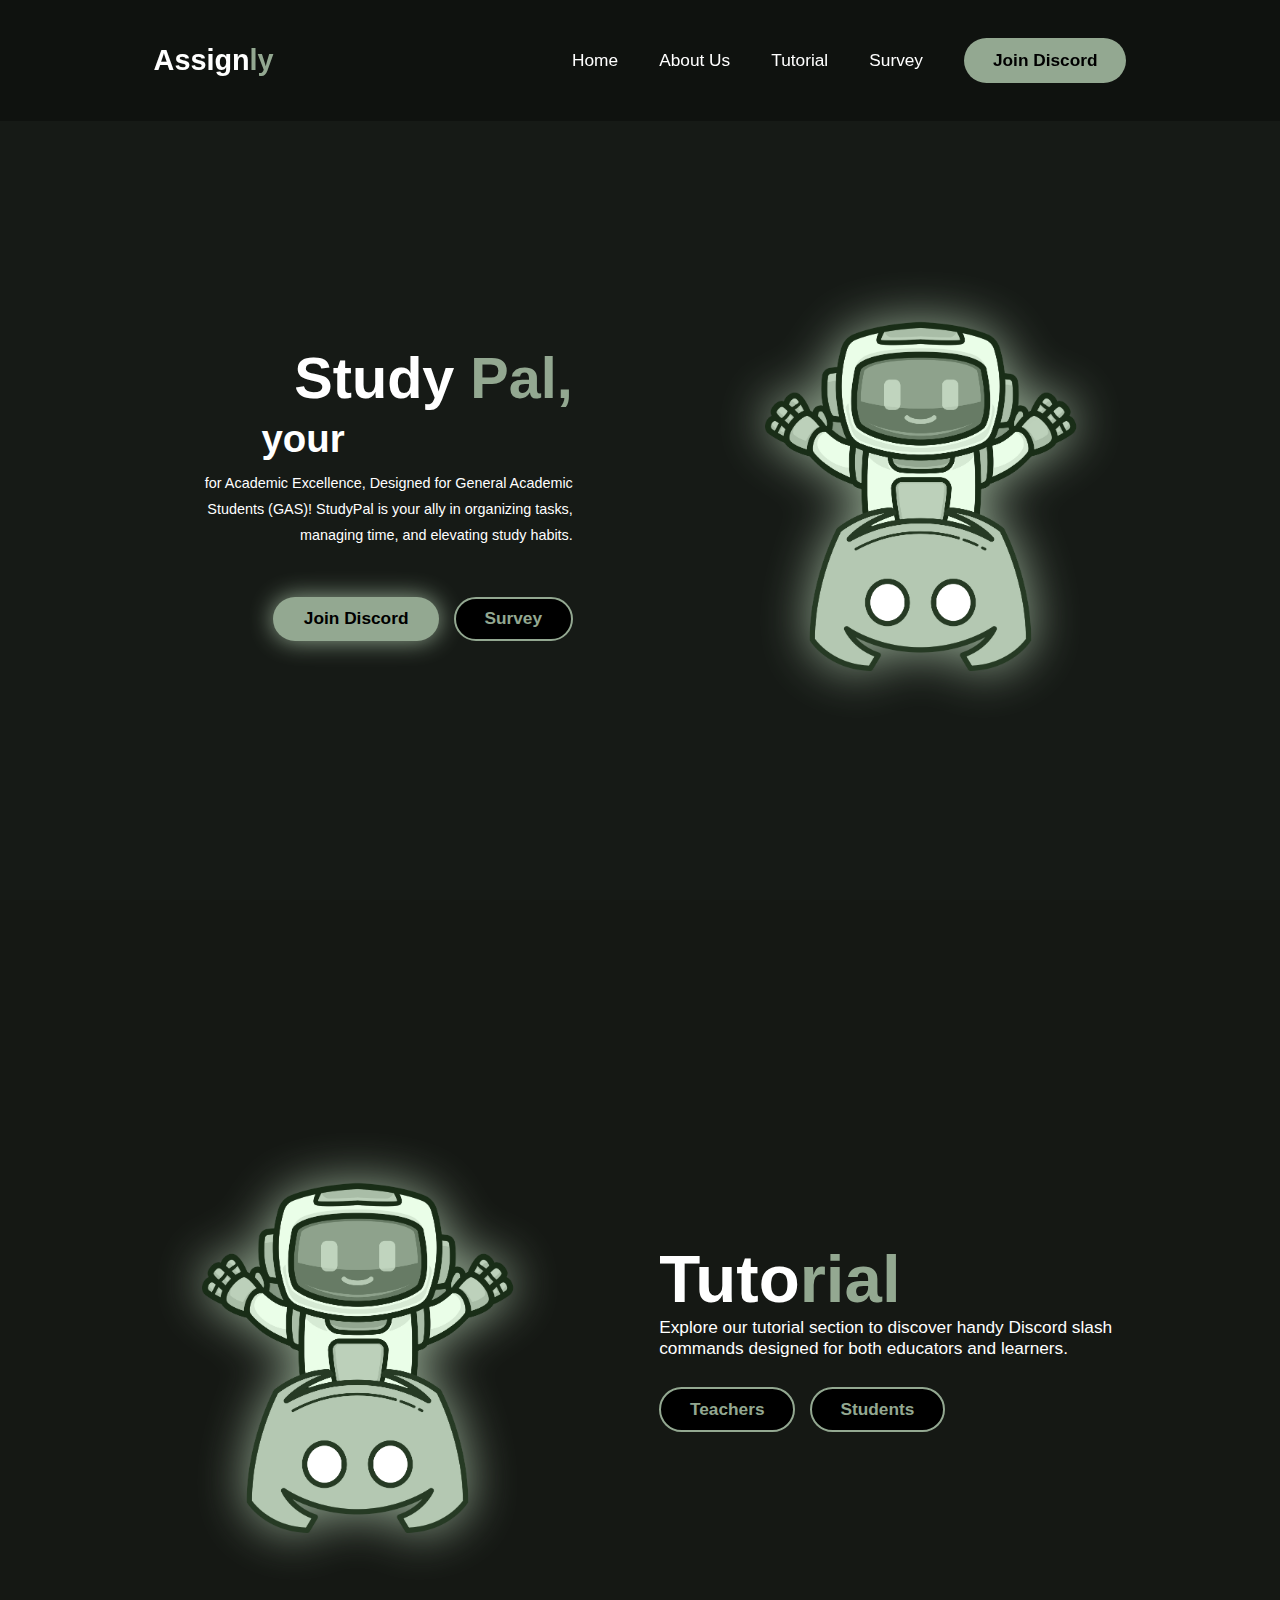
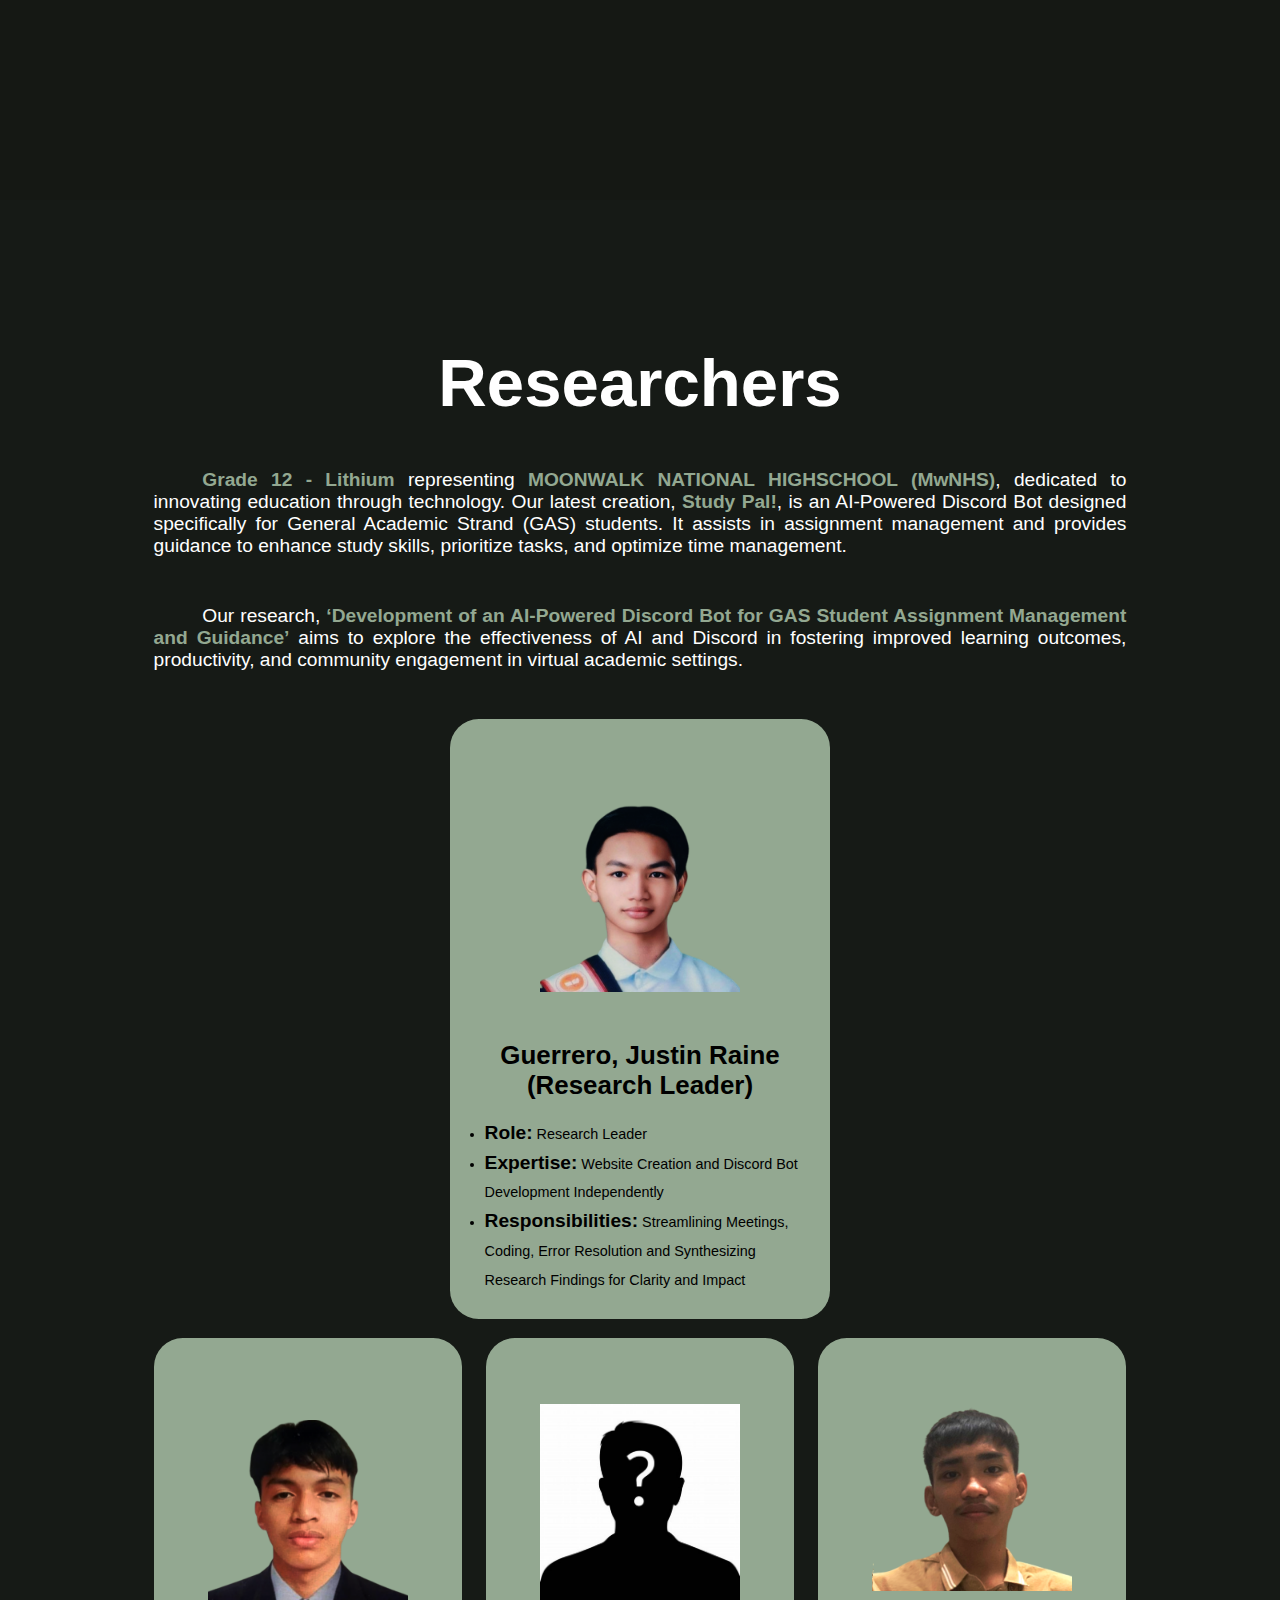
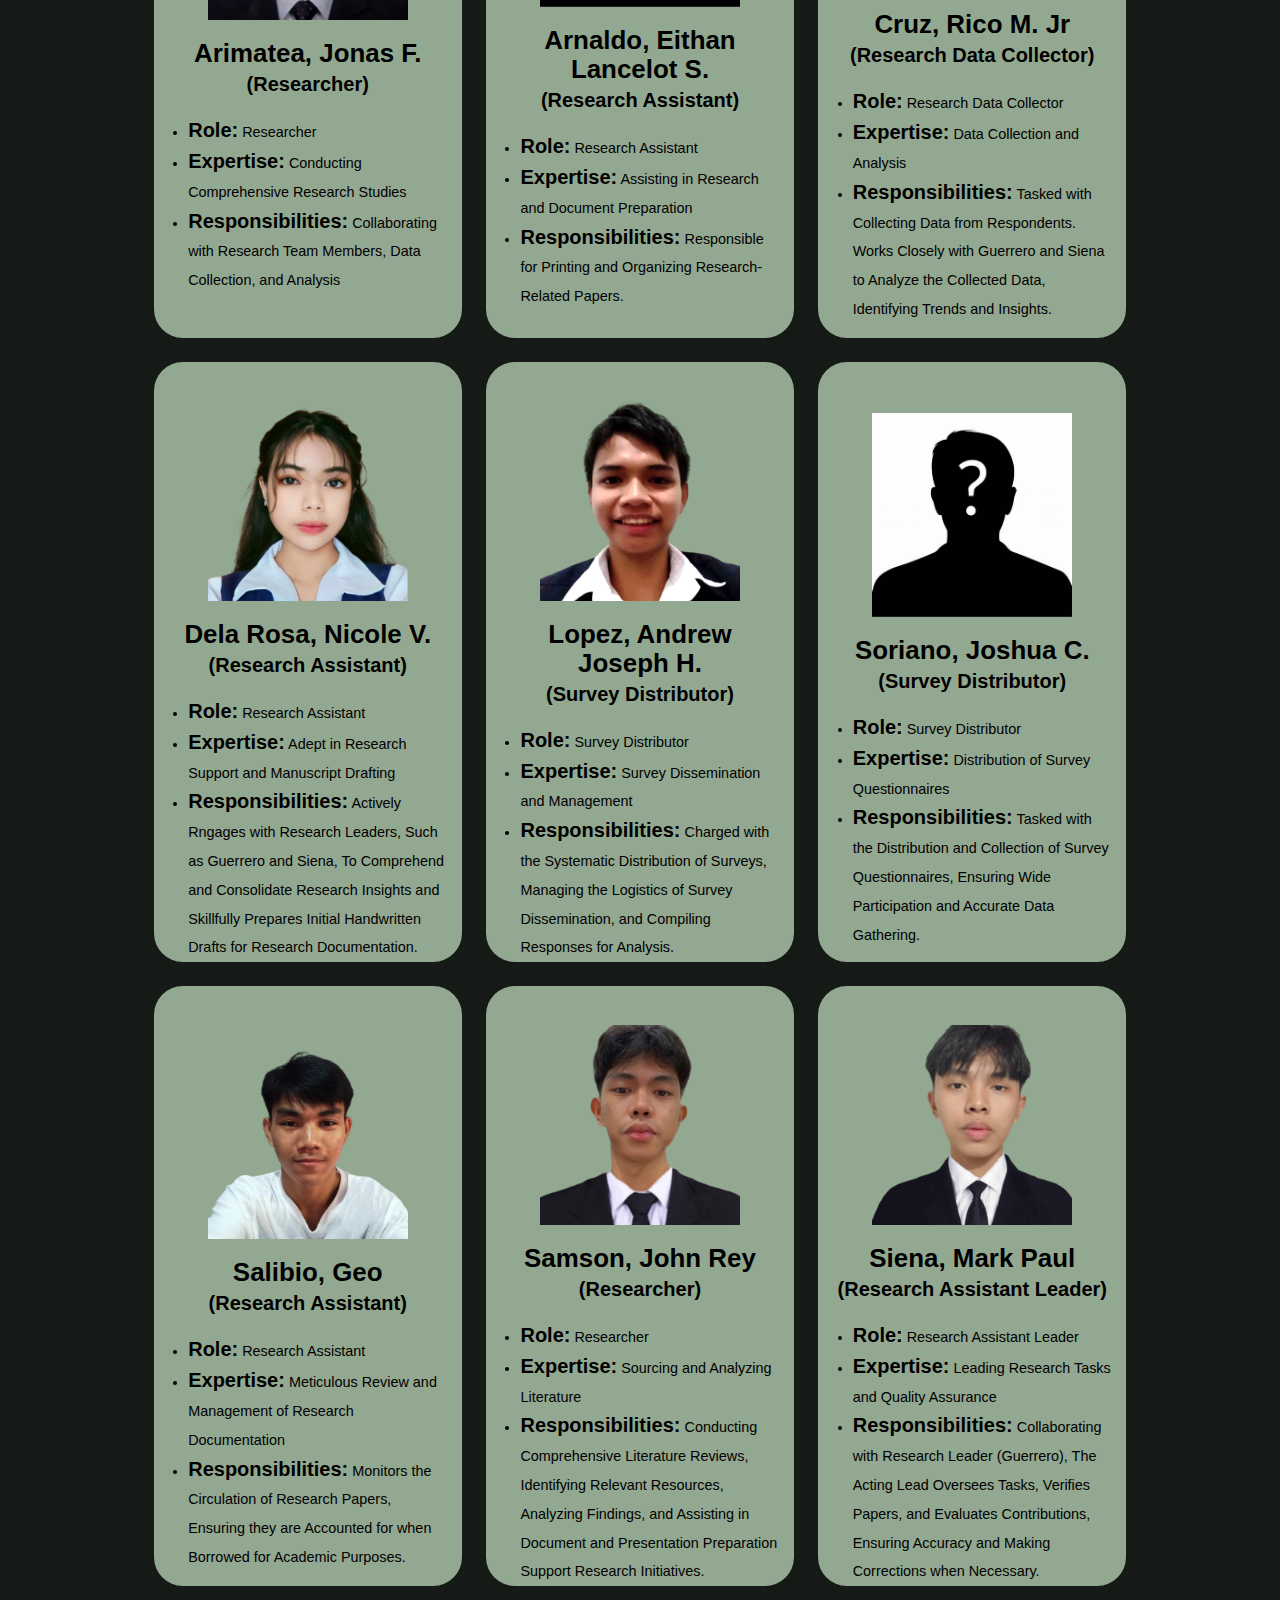
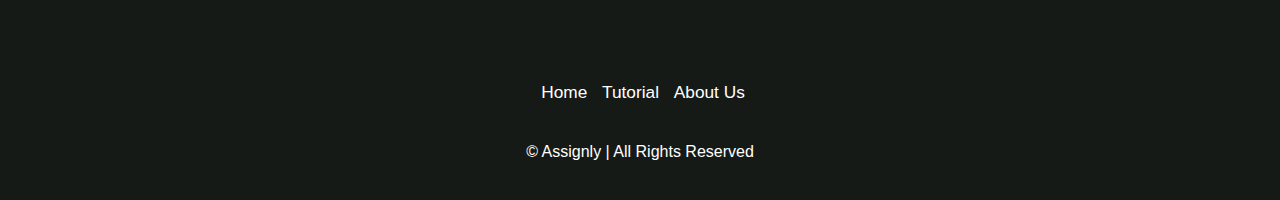
<file: index.html>
<!DOCTYPE html>
<html lang="en">
  <head>
    <meta charset="UTF-8" />
    <meta name="viewport" content="width=device-width, initial-scale=1.0" />
    <title>Assignly</title>
    <link rel="stylesheet" href="style.css" />
    <link rel="icon" href="/PICS/palimage.png" />
    <link
      href="https://unpkg.com/boxicons@2.1.4/css/boxicons.min.css"
      rel="stylesheet"
    />
  </head>
  <body>
    <header class="header">
      <a href="#home" class="logo">Assign<span>ly</span></a>

        <i class="bx bx-menu" id="menu-icon"></i>

        <nav class="navbar">
          <a href="#home">Home</a>
          <a href="#about">About Us</a>
          <a href="#tutorial">Tutorial</a>
          <a href="#" target="_blank">Survey</a>
          <a href="https://discord.gg/gUFWm2MGdN" target="_blank" class="dcbtn">Join Discord</a>
        </nav>
    </header>

    <section class="home" id="home">
      <div class="home-content">
        <div class="studypal">
        <h1>Study <span>Pal,</span></h1>
        <h3 class="text-animation">your <span></span></h3>
        </div>
        <p>for Academic Excellence, Designed for General Academic Students (GAS)! StudyPal is your ally in organizing tasks, managing time, and elevating study habits.</p>
        
        
        <div class="btn-group">
          <a href="https://discord.gg/gUFWm2MGdN" target="_blank" class="btn">Join Discord</a>
          <a href="#" target="_blank" class="btn">Survey</a>
        </div>

      </div>

      <div class="home-img">
        <img src="/PICS/palimage.png" alt="">
      </div>
    </section>
    
    <section class="tutorial" id="tutorial">

      <div class="bot-img">
        <img src="/PICS/palimage.png" alt="">
      </div>

      <div class="tutorial-content">
        <h2>Tuto<span>rial</span></h2>
        <p>Explore our tutorial section to discover handy Discord slash commands designed for both educators and learners.</p>
        
        <div class="tutorialbtn">
        <a href="teachers.html" target="_blank" class="btn">Teachers</a>
        <a href="students.html" target="_blank" class="btn">Students</a>
      </div>
    </section>

    <section class="about" id="about">

    <h2 class="heading">Researchers</h2>
    <p class="description"><b>Grade 12 - Lithium</b> representing <b>MOONWALK NATIONAL HIGHSCHOOL (MwNHS)</b>, dedicated to innovating education through technology. Our latest creation, <b>Study Pal!</b>, is an AI-Powered Discord Bot designed specifically for General Academic Strand (GAS) students. It assists in assignment management and provides guidance to enhance study skills, prioritize tasks, and optimize time management.</p> <p class="description">Our research, <b>‘Development of an AI-Powered Discord Bot for GAS Student Assignment Management and Guidance’</b> aims to explore the effectiveness of AI and Discord in fostering improved learning outcomes, productivity, and community engagement in virtual academic settings.</p>
    <div class="leader">
    <div class="leader-box">
        <div class="leader-info">
          <img src="/PICS/Guerrero.png" width="200px">
          <h4>Guerrero, Justin Raine <br><span>(Research Leader)</span></h4>
          <p><ul class="roles" style="list-style-type:disc;">
            <li><span>Role:</span> Research Leader</li>
            <li><span>Expertise:</span> Website Creation and Discord Bot Development Independently</li>
            <li><span>Responsibilities:</span> Streamlining Meetings, Coding, Error Resolution and Synthesizing Research Findings for Clarity and Impact</li>
          </ul>
        </p>
        </div>
      </div>
    </div>

    <div class="about-container">

      <div class="about-box">
        <div class="about-info">
          <img src="/PICS/Arimatea.png" width="200px">
          <h4>Arimatea, Jonas F. <br><span>(Researcher)</span></h4>
          <p><ul class="roles" style="list-style-type:disc;">
            <li><span>Role:</span> Researcher</li>
            <li><span>Expertise:</span> Conducting Comprehensive Research Studies</li>
            <li><span>Responsibilities:</span> Collaborating with Research Team Members, Data Collection, and Analysis</li>
            </ul>
        </p>
        </div>
      </div>

      <div class="about-box">
        <div class="about-info">
          <img src="/PICS/OIP.jpg" width="200px">
          <h4>Arnaldo, Eithan Lancelot S. <br><span>(Research Assistant)</span></h4>
          <p><ul class="roles" style="list-style-type:disc;">
            <li><span>Role:</span> Research Assistant</li>
            <li><span>Expertise:</span> Assisting in Research and Document Preparation</li>
            <li><span>Responsibilities:</span> Responsible for Printing and Organizing Research-Related Papers.</li>
            </ul>
          </p>
      </div>
      </div>

      <div class="about-box">
        <div class="about-info">
          <img src="/PICS/Cruz.png" width="200px">
          <h4>Cruz, Rico M. Jr <br><span>(Research Data Collector)</span></h4>
          <p><ul class="roles" style="list-style-type:disc;">
            <li><span>Role:</span> Research Data Collector</li>
            <li><span>Expertise:</span> Data Collection and Analysis</li>
            <li><span>Responsibilities:</span> Tasked with Collecting Data from Respondents. Works Closely with Guerrero and Siena to Analyze the Collected Data, Identifying Trends and Insights.</li>
            </ul>
          </p>
        </div>
      </div>

      <div class="about-box">
        <div class="about-info">
          <img src="/PICS/Dela Rosa.png" width="200px">
          <h4>Dela Rosa, Nicole V. <br><span>(Research Assistant)</span></h4>
          <p><ul class="roles" style="list-style-type:disc;">
            <li><span>Role:</span> Research Assistant</li>
            <li><span>Expertise:</span> Adept in Research Support and Manuscript Drafting</li>
            <li><span>Responsibilities:</span> Actively Rngages with Research Leaders, Such as Guerrero and Siena, To Comprehend and Consolidate Research Insights and Skillfully Prepares Initial Handwritten Drafts for Research Documentation.</li>
            </ul>
          </p>
        </div>
      </div>

      <div class="about-box">
        <div class="about-info">
          <img src="/PICS/Lopez.png" width="200px">
          <h4>Lopez, Andrew Joseph H. <br><span>(Survey Distributor)</span></h4>
          <p><ul class="roles" style="list-style-type:disc;">
            <li><span>Role:</span> Survey Distributor</li>
            <li><span>Expertise:</span> Survey Dissemination and Management</li>
            <li><span>Responsibilities:</span> Charged with the Systematic Distribution of Surveys, Managing the Logistics of Survey Dissemination, and Compiling Responses for Analysis.</li>
            </ul>
          </p>
        </div>
      </div>

      <div class="about-box">
        <div class="about-info">
          <img src="/PICS/OIP.jpg" width="200px">
          <h4>Soriano, Joshua C. <br><span>(Survey Distributor)</span></h4>
          <p><ul class="roles" style="list-style-type:disc;">
            <li><span>Role:</span> Survey Distributor</li>
            <li><span>Expertise:</span> Distribution of Survey Questionnaires</li>
            <li><span>Responsibilities:</span> Tasked with the Distribution and Collection of Survey Questionnaires, Ensuring Wide Participation and Accurate Data Gathering.</li>
            </ul>
          </p>
        </div>
      </div>

      <div class="about-box">
        <div class="about-info">
          <img src="/PICS/Salibio.png" width="200px">
          <h4>Salibio, Geo <br><span>(Research Assistant)</span></h4>
          <p><ul class="roles" style="list-style-type:disc;">
            <li><span>Role:</span> Research Assistant</li>
            <li><span>Expertise:</span> Meticulous Review and Management of Research Documentation</li>
            <li><span>Responsibilities:</span> Monitors the Circulation of Research Papers, Ensuring they are Accounted for when Borrowed for Academic Purposes.</li>
            </ul>
          </p>
        </div>
      </div>

      <div class="about-box">
        <div class="about-info">
          <img src="/PICS/Samson.png" width="200px">
          <h4>Samson, John Rey <br><span>(Researcher)</span></h4>
          <p><ul class="roles" style="list-style-type:disc;">
            <li><span>Role:</span> Researcher</li>
            <li><span>Expertise:</span> Sourcing and Analyzing Literature</li>
            <li><span>Responsibilities:</span> Conducting Comprehensive Literature Reviews, Identifying Relevant Resources, Analyzing Findings, and Assisting in Document and Presentation Preparation Support Research Initiatives.</li>
            </ul>
          </p>
        </div>
      </div>

      <div class="about-box">
        <div class="about-info">
          <img src="/PICS/Siena.png" width="200px">
          <h4>Siena, Mark Paul <br><span>(Research Assistant Leader)</span></h4>
          <p><ul class="roles" style="list-style-type:disc;">
            <li><span>Role:</span> Research Assistant Leader</li>
            <li><span>Expertise:</span> Leading Research Tasks and Quality Assurance</li>
            <li><span>Responsibilities:</span> Collaborating with Research Leader (Guerrero), The Acting Lead Oversees Tasks, Verifies Papers, and Evaluates Contributions, Ensuring Accuracy and Making Corrections when Necessary.</li>
            </ul>
          </p>
        </div>
      </div>
    </div>
    </section>
    
  <footer class="footer">
    <ul class="list">
      <li>
        <a href="#">Home</a>
      </li>
      <li>
        <a href="#tutorial">Tutorial</a>
      </li>
      <li>
        <a href="#about">About Us</a>
      </li>
    </ul>
    <p class="copyright">© Assignly | All Rights Reserved</p>
  </footer>

    <script src="script.js"></script>
  </body>
</html>
</file>
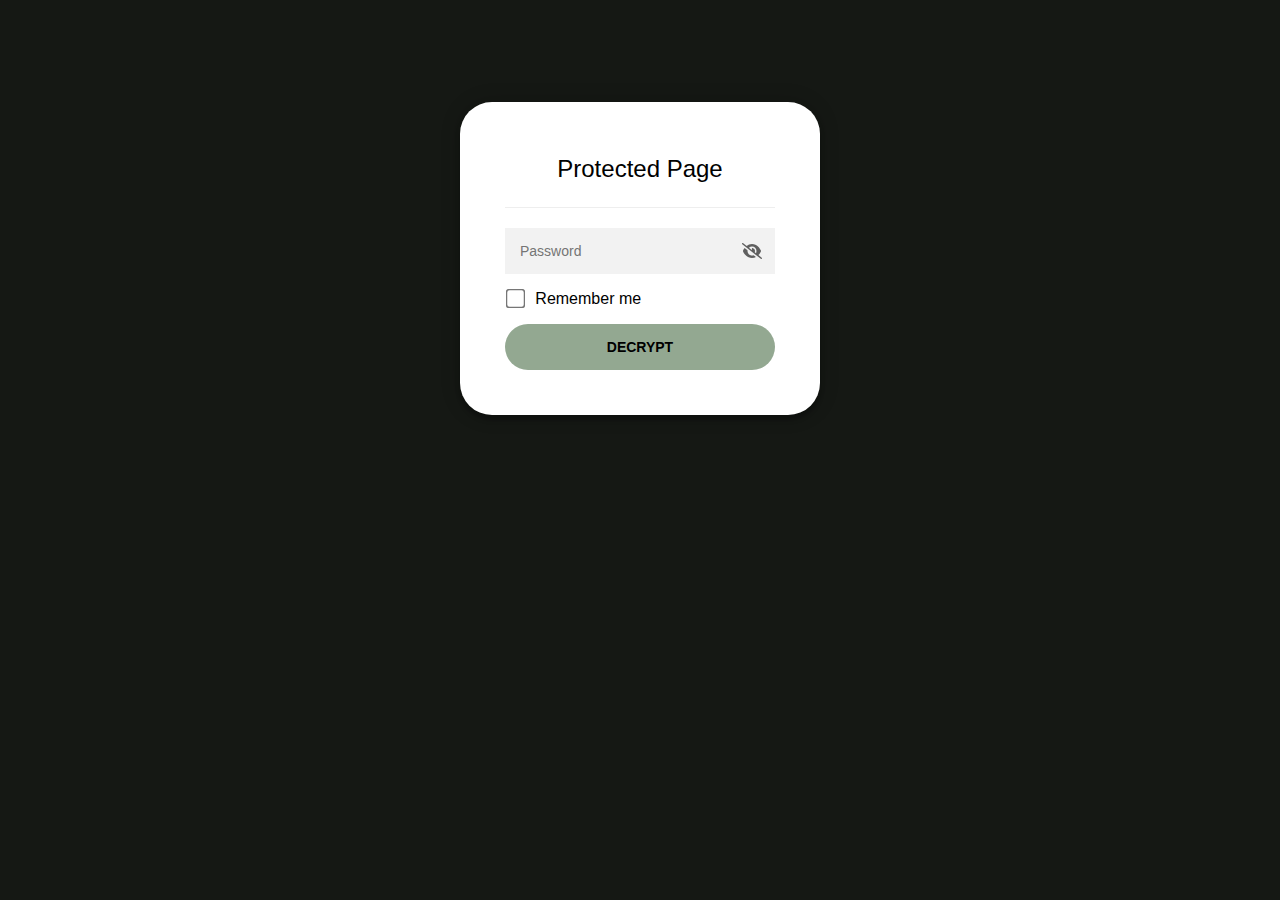
<file: encrypt.html>
<!DOCTYPE html>
<html class="staticrypt-html">
    <head>
        <meta charset="utf-8" />
        <title>Protected Page</title>
        <meta name="viewport" content="width=device-width, initial-scale=1" />

        <!-- do not cache this page -->
        <meta http-equiv="cache-control" content="max-age=0" />
        <meta http-equiv="cache-control" content="no-cache" />
        <meta http-equiv="expires" content="0" />
        <meta http-equiv="expires" content="Tue, 01 Jan 1980 1:00:00 GMT" />
        <meta http-equiv="pragma" content="no-cache" />

        <style>
            .staticrypt-hr {
                margin-top: 20px;
                margin-bottom: 20px;
                border: 0;
                border-top: 1px solid #eee;
                
            }

            .staticrypt-page {
                width: 360px;
                padding: 8% 0 0;
                margin: auto;
                box-sizing: border-box;
            }

            .staticrypt-form {
                position: relative;
                z-index: 1;
                background: #ffffff;
                max-width: 360px;
                border-radius: 2rem;
                margin: 0 auto 100px;
                padding: 45px;
                text-align: center;
                box-shadow: 0 0 20px 0 rgba(0, 0, 0, 0.2), 0 5px 5px 0 rgba(0, 0, 0, 0.24);
            }

            .staticrypt-form input[type="password"],
            input[type="text"] {
                background: inherit;
                border: 0;
                box-sizing: border-box; /* This ensures padding is included in the total width */
                font-size: 14px;
                outline: 0;
                padding: 15px 30px 15px 15px; /* Adjust the padding to ensure there is space for the icon */
                width: 100%;
            }

            .staticrypt-password-container {
                position: relative;
                outline: 0;
                background: #f2f2f2;
                width: 100%;
                border: 0;
                margin: 0 0 15px;
                box-sizing: border-box;
            }

            .staticrypt-toggle-password-visibility {
                cursor: pointer;
                height: 20px;
                opacity: 60%;
                padding: 13px;
                position: absolute;
                right: 0;
                top: 50%;
                transform: translateY(-50%);
                width: 20px;
            }

            .staticrypt-form .staticrypt-decrypt-button {
                text-transform: uppercase;
                outline: 0;
                background: #93a891;
                width: 100%;
                border: 0;
                padding: 15px;
                color: #ffffff;
                font-size: 14px;
                cursor: pointer;
                border-radius: 3rem;
                color: black;
              font-weight: 600;
              transition: 0.3s ease-in-out;
            }

            .staticrypt-form .staticrypt-decrypt-button:hover,
            .staticrypt-form .staticrypt-decrypt-button:active,
            .staticrypt-form .staticrypt-decrypt-button:focus {
              background-color: black;
              color: white;
              box-shadow: 0 0 25px transparent;
            }

            .staticrypt-html {
                height: 100%;
            }

            .staticrypt-body {
                height: 100%;
                margin: 0;
            }

            .staticrypt-content {
                height: 100%;
                margin-bottom: 1em;
                background: #151814;
                font-family: "Arial", sans-serif;
                -webkit-font-smoothing: antialiased;
                -moz-osx-font-smoothing: grayscale;
            }

            .staticrypt-instructions {
                margin-top: -1em;
                margin-bottom: 1em;
            }

            .staticrypt-title {
                font-size: 1.5em;
            }

            label.staticrypt-remember {
                display: flex;
                align-items: center;
                margin-bottom: 1em;
            }

            .staticrypt-remember input[type="checkbox"] {
                transform: scale(1.5);
                margin-right: 1em;
            }

            .hidden {
                display: none !important;
            }

            .staticrypt-spinner-container {
                height: 100%;
                display: flex;
                align-items: center;
                justify-content: center;
            }

            .staticrypt-spinner {
                display: inline-block;
                width: 2rem;
                height: 2rem;
                vertical-align: text-bottom;
                border: 0.25em solid gray;
                border-right-color: transparent;
                border-radius: 50%;
                -webkit-animation: spinner-border 0.75s linear infinite;
                animation: spinner-border 0.75s linear infinite;
                animation-duration: 0.75s;
                animation-timing-function: linear;
                animation-delay: 0s;
                animation-iteration-count: infinite;
                animation-direction: normal;
                animation-fill-mode: none;
                animation-play-state: running;
                animation-name: spinner-border;
            }

            @keyframes spinner-border {
                100% {
                    transform: rotate(360deg);
                }
            }
        </style>
    </head>

    <body class="staticrypt-body">
        <div id="staticrypt_loading" class="staticrypt-spinner-container">
            <div class="staticrypt-spinner"></div>
        </div>

        <div id="staticrypt_content" class="staticrypt-content hidden">
            <div class="staticrypt-page">
                <div class="staticrypt-form">
                    <div class="staticrypt-instructions">
                        <p class="staticrypt-title">Protected Page</p>
                        <p></p>
                    </div>

                    <hr class="staticrypt-hr" />

                    <form id="staticrypt-form" action="#" method="post">
                        <div class="staticrypt-password-container">
                            <input
                                id="staticrypt-password"
                                type="password"
                                name="password"
                                placeholder="Password"
                                autofocus
                            />

                            <img
                                class="staticrypt-toggle-password-visibility"
                                alt="template_toggle_show"
                                title="template_toggle_show"
                                src="[data-uri]"
                            />
                        </div>

                        <label id="staticrypt-remember-label" class="staticrypt-remember hidden">
                            <input id="staticrypt-remember" type="checkbox" name="remember" />
                            Remember me
                        </label>

                        <input type="submit" class="staticrypt-decrypt-button" value="DECRYPT" />
                    </form>
                </div>
            </div>
        </div>

        <script>
            // these variables will be filled when generating the file - the template format is 'variable_name'
            const staticryptInitiator = 
            ((function(){
  const exports = {};
  const cryptoEngine = ((function(){
  const exports = {};
  const { subtle } = crypto;

const IV_BITS = 16 * 8;
const HEX_BITS = 4;
const ENCRYPTION_ALGO = "AES-CBC";

/**
 * Translates between utf8 encoded hexadecimal strings
 * and Uint8Array bytes.
 */
const HexEncoder = {
    /**
     * hex string -> bytes
     * @param {string} hexString
     * @returns {Uint8Array}
     */
    parse: function (hexString) {
        if (hexString.length % 2 !== 0) throw "Invalid hexString";
        const arrayBuffer = new Uint8Array(hexString.length / 2);

        for (let i = 0; i < hexString.length; i += 2) {
            const byteValue = parseInt(hexString.substring(i, i + 2), 16);
            if (isNaN(byteValue)) {
                throw "Invalid hexString";
            }
            arrayBuffer[i / 2] = byteValue;
        }
        return arrayBuffer;
    },

    /**
     * bytes -> hex string
     * @param {Uint8Array} bytes
     * @returns {string}
     */
    stringify: function (bytes) {
        const hexBytes = [];

        for (let i = 0; i < bytes.length; ++i) {
            let byteString = bytes[i].toString(16);
            if (byteString.length < 2) {
                byteString = "0" + byteString;
            }
            hexBytes.push(byteString);
        }
        return hexBytes.join("");
    },
};

/**
 * Translates between utf8 strings and Uint8Array bytes.
 */
const UTF8Encoder = {
    parse: function (str) {
        return new TextEncoder().encode(str);
    },

    stringify: function (bytes) {
        return new TextDecoder().decode(bytes);
    },
};

/**
 * Salt and encrypt a msg with a password.
 */
async function encrypt(msg, hashedPassword) {
    // Must be 16 bytes, unpredictable, and preferably cryptographically random. However, it need not be secret.
    // https://developer.mozilla.org/en-US/docs/Web/API/SubtleCrypto/encrypt#parameters
    const iv = crypto.getRandomValues(new Uint8Array(IV_BITS / 8));

    const key = await subtle.importKey("raw", HexEncoder.parse(hashedPassword), ENCRYPTION_ALGO, false, ["encrypt"]);

    const encrypted = await subtle.encrypt(
        {
            name: ENCRYPTION_ALGO,
            iv: iv,
        },
        key,
        UTF8Encoder.parse(msg)
    );

    // iv will be 32 hex characters, we prepend it to the ciphertext for use in decryption
    return HexEncoder.stringify(iv) + HexEncoder.stringify(new Uint8Array(encrypted));
}
exports.encrypt = encrypt;

/**
 * Decrypt a salted msg using a password.
 *
 * @param {string} encryptedMsg
 * @param {string} hashedPassword
 * @returns {Promise<string>}
 */
async function decrypt(encryptedMsg, hashedPassword) {
    const ivLength = IV_BITS / HEX_BITS;
    const iv = HexEncoder.parse(encryptedMsg.substring(0, ivLength));
    const encrypted = encryptedMsg.substring(ivLength);

    const key = await subtle.importKey("raw", HexEncoder.parse(hashedPassword), ENCRYPTION_ALGO, false, ["decrypt"]);

    const outBuffer = await subtle.decrypt(
        {
            name: ENCRYPTION_ALGO,
            iv: iv,
        },
        key,
        HexEncoder.parse(encrypted)
    );

    return UTF8Encoder.stringify(new Uint8Array(outBuffer));
}
exports.decrypt = decrypt;

/**
 * Salt and hash the password so it can be stored in localStorage without opening a password reuse vulnerability.
 *
 * @param {string} password
 * @param {string} salt
 * @returns {Promise<string>}
 */
async function hashPassword(password, salt) {
    // we hash the password in multiple steps, each adding more iterations. This is because we used to allow less
    // iterations, so for backward compatibility reasons, we need to support going from that to more iterations.
    let hashedPassword = await hashLegacyRound(password, salt);

    hashedPassword = await hashSecondRound(hashedPassword, salt);

    return hashThirdRound(hashedPassword, salt);
}
exports.hashPassword = hashPassword;

/**
 * This hashes the password with 1k iterations. This is a low number, we need this function to support backwards
 * compatibility.
 *
 * @param {string} password
 * @param {string} salt
 * @returns {Promise<string>}
 */
function hashLegacyRound(password, salt) {
    return pbkdf2(password, salt, 1000, "SHA-1");
}
exports.hashLegacyRound = hashLegacyRound;

/**
 * Add a second round of iterations. This is because we used to use 1k, so for backwards compatibility with
 * remember-me/autodecrypt links, we need to support going from that to more iterations.
 *
 * @param hashedPassword
 * @param salt
 * @returns {Promise<string>}
 */
function hashSecondRound(hashedPassword, salt) {
    return pbkdf2(hashedPassword, salt, 14000, "SHA-256");
}
exports.hashSecondRound = hashSecondRound;

/**
 * Add a third round of iterations to bring total number to 600k. This is because we used to use 1k, then 15k, so for
 * backwards compatibility with remember-me/autodecrypt links, we need to support going from that to more iterations.
 *
 * @param hashedPassword
 * @param salt
 * @returns {Promise<string>}
 */
function hashThirdRound(hashedPassword, salt) {
    return pbkdf2(hashedPassword, salt, 585000, "SHA-256");
}
exports.hashThirdRound = hashThirdRound;

/**
 * Salt and hash the password so it can be stored in localStorage without opening a password reuse vulnerability.
 *
 * @param {string} password
 * @param {string} salt
 * @param {int} iterations
 * @param {string} hashAlgorithm
 * @returns {Promise<string>}
 */
async function pbkdf2(password, salt, iterations, hashAlgorithm) {
    const key = await subtle.importKey("raw", UTF8Encoder.parse(password), "PBKDF2", false, ["deriveBits"]);

    const keyBytes = await subtle.deriveBits(
        {
            name: "PBKDF2",
            hash: hashAlgorithm,
            iterations,
            salt: UTF8Encoder.parse(salt),
        },
        key,
        256
    );

    return HexEncoder.stringify(new Uint8Array(keyBytes));
}

function generateRandomSalt() {
    const bytes = crypto.getRandomValues(new Uint8Array(128 / 8));

    return HexEncoder.stringify(new Uint8Array(bytes));
}
exports.generateRandomSalt = generateRandomSalt;

async function signMessage(hashedPassword, message) {
    const key = await subtle.importKey(
        "raw",
        HexEncoder.parse(hashedPassword),
        {
            name: "HMAC",
            hash: "SHA-256",
        },
        false,
        ["sign"]
    );
    const signature = await subtle.sign("HMAC", key, UTF8Encoder.parse(message));

    return HexEncoder.stringify(new Uint8Array(signature));
}
exports.signMessage = signMessage;

function getRandomAlphanum() {
    const possibleCharacters = "abcdefghijklmnopqrstuvwxyzABCDEFGHIJKLMNOPQRSTUVWXYZ0123456789";

    let byteArray;
    let parsedInt;

    // Keep generating new random bytes until we get a value that falls
    // within a range that can be evenly divided by possibleCharacters.length
    do {
        byteArray = crypto.getRandomValues(new Uint8Array(1));
        // extract the lowest byte to get an int from 0 to 255 (probably unnecessary, since we're only generating 1 byte)
        parsedInt = byteArray[0] & 0xff;
    } while (parsedInt >= 256 - (256 % possibleCharacters.length));

    // Take the modulo of the parsed integer to get a random number between 0 and totalLength - 1
    const randomIndex = parsedInt % possibleCharacters.length;

    return possibleCharacters[randomIndex];
}

/**
 * Generate a random string of a given length.
 *
 * @param {int} length
 * @returns {string}
 */
function generateRandomString(length) {
    let randomString = "";

    for (let i = 0; i < length; i++) {
        randomString += getRandomAlphanum();
    }

    return randomString;
}
exports.generateRandomString = generateRandomString;

  return exports;
})());
const codec = ((function(){
  const exports = {};
  /**
 * Initialize the codec with the provided cryptoEngine - this return functions to encode and decode messages.
 *
 * @param cryptoEngine - the engine to use for encryption / decryption
 */
function init(cryptoEngine) {
    const exports = {};

    /**
     * Top-level function for encoding a message.
     * Includes password hashing, encryption, and signing.
     *
     * @param {string} msg
     * @param {string} password
     * @param {string} salt
     *
     * @returns {string} The encoded text
     */
    async function encode(msg, password, salt) {
        const hashedPassword = await cryptoEngine.hashPassword(password, salt);

        const encrypted = await cryptoEngine.encrypt(msg, hashedPassword);

        // we use the hashed password in the HMAC because this is effectively what will be used a password (so we can store
        // it in localStorage safely, we don't use the clear text password)
        const hmac = await cryptoEngine.signMessage(hashedPassword, encrypted);

        return hmac + encrypted;
    }
    exports.encode = encode;

    /**
     * Encode using a password that has already been hashed. This is useful to encode multiple messages in a row, that way
     * we don't need to hash the password multiple times.
     *
     * @param {string} msg
     * @param {string} hashedPassword
     *
     * @returns {string} The encoded text
     */
    async function encodeWithHashedPassword(msg, hashedPassword) {
        const encrypted = await cryptoEngine.encrypt(msg, hashedPassword);

        // we use the hashed password in the HMAC because this is effectively what will be used a password (so we can store
        // it in localStorage safely, we don't use the clear text password)
        const hmac = await cryptoEngine.signMessage(hashedPassword, encrypted);

        return hmac + encrypted;
    }
    exports.encodeWithHashedPassword = encodeWithHashedPassword;

    /**
     * Top-level function for decoding a message.
     * Includes signature check and decryption.
     *
     * @param {string} signedMsg
     * @param {string} hashedPassword
     * @param {string} salt
     * @param {int} backwardCompatibleAttempt
     * @param {string} originalPassword
     *
     * @returns {Object} {success: true, decoded: string} | {success: false, message: string}
     */
    async function decode(signedMsg, hashedPassword, salt, backwardCompatibleAttempt = 0, originalPassword = "") {
        const encryptedHMAC = signedMsg.substring(0, 64);
        const encryptedMsg = signedMsg.substring(64);
        const decryptedHMAC = await cryptoEngine.signMessage(hashedPassword, encryptedMsg);

        if (decryptedHMAC !== encryptedHMAC) {
            // we have been raising the number of iterations in the hashing algorithm multiple times, so to support the old
            // remember-me/autodecrypt links we need to try bringing the old hashes up to speed.
            originalPassword = originalPassword || hashedPassword;
            if (backwardCompatibleAttempt === 0) {
                const updatedHashedPassword = await cryptoEngine.hashThirdRound(originalPassword, salt);

                return decode(signedMsg, updatedHashedPassword, salt, backwardCompatibleAttempt + 1, originalPassword);
            }
            if (backwardCompatibleAttempt === 1) {
                let updatedHashedPassword = await cryptoEngine.hashSecondRound(originalPassword, salt);
                updatedHashedPassword = await cryptoEngine.hashThirdRound(updatedHashedPassword, salt);

                return decode(signedMsg, updatedHashedPassword, salt, backwardCompatibleAttempt + 1, originalPassword);
            }

            return { success: false, message: "Signature mismatch" };
        }

        return {
            success: true,
            decoded: await cryptoEngine.decrypt(encryptedMsg, hashedPassword),
        };
    }
    exports.decode = decode;

    return exports;
}
exports.init = init;

  return exports;
})());
const decode = codec.init(cryptoEngine).decode;

/**
 * Initialize the staticrypt module, that exposes functions callbable by the password_template.
 *
 * @param {{
 *  staticryptEncryptedMsgUniqueVariableName: string,
 *  isRememberEnabled: boolean,
 *  rememberDurationInDays: number,
 *  staticryptSaltUniqueVariableName: string,
 * }} staticryptConfig - object of data that is stored on the password_template at encryption time.
 *
 * @param {{
 *  rememberExpirationKey: string,
 *  rememberPassphraseKey: string,
 *  replaceHtmlCallback: function,
 *  clearLocalStorageCallback: function,
 * }} templateConfig - object of data that can be configured by a custom password_template.
 */
function init(staticryptConfig, templateConfig) {
    const exports = {};

    /**
     * Decrypt our encrypted page, replace the whole HTML.
     *
     * @param {string} hashedPassword
     * @returns {Promise<boolean>}
     */
    async function decryptAndReplaceHtml(hashedPassword) {
        const { staticryptEncryptedMsgUniqueVariableName, staticryptSaltUniqueVariableName } = staticryptConfig;
        const { replaceHtmlCallback } = templateConfig;

        const result = await decode(
            staticryptEncryptedMsgUniqueVariableName,
            hashedPassword,
            staticryptSaltUniqueVariableName
        );
        if (!result.success) {
            return false;
        }
        const plainHTML = result.decoded;

        // if the user configured a callback call it, otherwise just replace the whole HTML
        if (typeof replaceHtmlCallback === "function") {
            replaceHtmlCallback(plainHTML);
        } else {
            document.write(plainHTML);
            document.close();
        }

        return true;
    }

    /**
     * Attempt to decrypt the page and replace the whole HTML.
     *
     * @param {string} password
     * @param {boolean} isRememberChecked
     *
     * @returns {Promise<{isSuccessful: boolean, hashedPassword?: string}>} - we return an object, so that if we want to
     *   expose more information in the future we can do it without breaking the password_template
     */
    async function handleDecryptionOfPage(password, isRememberChecked) {
        const { staticryptSaltUniqueVariableName } = staticryptConfig;

        // decrypt and replace the whole page
        const hashedPassword = await cryptoEngine.hashPassword(password, staticryptSaltUniqueVariableName);
        return handleDecryptionOfPageFromHash(hashedPassword, isRememberChecked);
    }
    exports.handleDecryptionOfPage = handleDecryptionOfPage;

    async function handleDecryptionOfPageFromHash(hashedPassword, isRememberChecked) {
        const { isRememberEnabled, rememberDurationInDays } = staticryptConfig;
        const { rememberExpirationKey, rememberPassphraseKey } = templateConfig;

        const isDecryptionSuccessful = await decryptAndReplaceHtml(hashedPassword);

        if (!isDecryptionSuccessful) {
            return {
                isSuccessful: false,
                hashedPassword,
            };
        }

        // remember the hashedPassword and set its expiration if necessary
        if (isRememberEnabled && isRememberChecked) {
            window.localStorage.setItem(rememberPassphraseKey, hashedPassword);

            // set the expiration if the duration isn't 0 (meaning no expiration)
            if (rememberDurationInDays > 0) {
                window.localStorage.setItem(
                    rememberExpirationKey,
                    (new Date().getTime() + rememberDurationInDays * 24 * 60 * 60 * 1000).toString()
                );
            }
        }

        return {
            isSuccessful: true,
            hashedPassword,
        };
    }
    exports.handleDecryptionOfPageFromHash = handleDecryptionOfPageFromHash;

    /**
     * Clear localstorage from staticrypt related values
     */
    function clearLocalStorage() {
        const { clearLocalStorageCallback, rememberExpirationKey, rememberPassphraseKey } = templateConfig;

        if (typeof clearLocalStorageCallback === "function") {
            clearLocalStorageCallback();
        } else {
            localStorage.removeItem(rememberPassphraseKey);
            localStorage.removeItem(rememberExpirationKey);
        }
    }

    async function handleDecryptOnLoad() {
        let isSuccessful = await decryptOnLoadFromUrl();

        if (!isSuccessful) {
            isSuccessful = await decryptOnLoadFromRememberMe();
        }

        return { isSuccessful };
    }
    exports.handleDecryptOnLoad = handleDecryptOnLoad;

    /**
     * Clear storage if we are logging out
     *
     * @returns {boolean} - whether we logged out
     */
    function logoutIfNeeded() {
        const logoutKey = "staticrypt_logout";

        // handle logout through query param
        const queryParams = new URLSearchParams(window.location.search);
        if (queryParams.has(logoutKey)) {
            clearLocalStorage();
            return true;
        }

        // handle logout through URL fragment
        const hash = window.location.hash.substring(1);
        if (hash.includes(logoutKey)) {
            clearLocalStorage();
            return true;
        }

        return false;
    }

    /**
     * To be called on load: check if we want to try to decrypt and replace the HTML with the decrypted content, and
     * try to do it if needed.
     *
     * @returns {Promise<boolean>} true if we derypted and replaced the whole page, false otherwise
     */
    async function decryptOnLoadFromRememberMe() {
        const { rememberDurationInDays } = staticryptConfig;
        const { rememberExpirationKey, rememberPassphraseKey } = templateConfig;

        // if we are login out, terminate
        if (logoutIfNeeded()) {
            return false;
        }

        // if there is expiration configured, check if we're not beyond the expiration
        if (rememberDurationInDays && rememberDurationInDays > 0) {
            const expiration = localStorage.getItem(rememberExpirationKey),
                isExpired = expiration && new Date().getTime() > parseInt(expiration);

            if (isExpired) {
                clearLocalStorage();
                return false;
            }
        }

        const hashedPassword = localStorage.getItem(rememberPassphraseKey);

        if (hashedPassword) {
            // try to decrypt
            const isDecryptionSuccessful = await decryptAndReplaceHtml(hashedPassword);

            // if the decryption is unsuccessful the password might be wrong - silently clear the saved data and let
            // the user fill the password form again
            if (!isDecryptionSuccessful) {
                clearLocalStorage();
                return false;
            }

            return true;
        }

        return false;
    }

    async function decryptOnLoadFromUrl() {
        const passwordKey = "staticrypt_pwd";
        const rememberMeKey = "remember_me";

        // try to get the password from the query param (for backward compatibility - we now want to avoid this method,
        // since it sends the hashed password to the server which isn't needed)
        const queryParams = new URLSearchParams(window.location.search);
        const hashedPasswordQuery = queryParams.get(passwordKey);
        const rememberMeQuery = queryParams.get(rememberMeKey);

        const urlFragment = window.location.hash.substring(1);
        // get the password from the url fragment
        const hashedPasswordRegexMatch = urlFragment.match(new RegExp(passwordKey + "=([^&]*)"));
        const hashedPasswordFragment = hashedPasswordRegexMatch ? hashedPasswordRegexMatch[1] : null;
        const rememberMeFragment = urlFragment.includes(rememberMeKey);

        const hashedPassword = hashedPasswordFragment || hashedPasswordQuery;
        const rememberMe = rememberMeFragment || rememberMeQuery;

        if (hashedPassword) {
            return handleDecryptionOfPageFromHash(hashedPassword, rememberMe);
        }

        return false;
    }

    return exports;
}
exports.init = init;

  return exports;
})());
        ;
            const templateError = "Incorrect Password",
                templateToggleAltShow = "template_toggle_show",
                templateToggleAltHide = "template_toggle_hide",
                isRememberEnabled = true,
                staticryptConfig = {"staticryptEncryptedMsgUniqueVariableName":"[base64]","isRememberEnabled":true,"rememberDurationInDays":0,"staticryptSaltUniqueVariableName":"ee10a5a407374c64bb35187c976b8793"};

            // you can edit these values to customize some of the behavior of StatiCrypt
            const templateConfig = {
                rememberExpirationKey: "staticrypt_expiration",
                rememberPassphraseKey: "staticrypt_passphrase",
                replaceHtmlCallback: null,
                clearLocalStorageCallback: null,
            };

            // init the staticrypt engine
            const staticrypt = staticryptInitiator.init(staticryptConfig, templateConfig);

            // try to automatically decrypt on load if there is a saved password
            window.onload = async function () {
                const { isSuccessful } = await staticrypt.handleDecryptOnLoad();

                // if we didn't decrypt anything on load, show the password prompt. Otherwise the content has already been
                // replaced, no need to do anything
                if (!isSuccessful) {
                    // hide loading screen
                    document.getElementById("staticrypt_loading").classList.add("hidden");
                    document.getElementById("staticrypt_content").classList.remove("hidden");
                    document.getElementById("staticrypt-password").focus();

                    // show the remember me checkbox
                    if (isRememberEnabled) {
                        document.getElementById("staticrypt-remember-label").classList.remove("hidden");
                    }
                }
            };

            // toggle password visibility
            const toggleIcon = document.querySelector(".staticrypt-toggle-password-visibility");
            // these two icons are coming from FontAwesome
            const imgSrcEyeClosed =
                "[data-uri]";
            const imgSrcEyeOpened =
                "[data-uri]";
            toggleIcon.addEventListener("click", function () {
                const passwordInput = document.getElementById("staticrypt-password");
                if (passwordInput.type === "password") {
                    passwordInput.type = "text";
                    toggleIcon.src = imgSrcEyeOpened;
                    toggleIcon.alt = templateToggleAltHide;
                    toggleIcon.title = templateToggleAltHide;
                } else {
                    passwordInput.type = "password";
                    toggleIcon.src = imgSrcEyeClosed;
                    toggleIcon.alt = templateToggleAltShow;
                    toggleIcon.title = templateToggleAltShow;
                }
            });

            // handle password form submission
            document.getElementById("staticrypt-form").addEventListener("submit", async function (e) {
                e.preventDefault();

                const password = document.getElementById("staticrypt-password").value,
                    isRememberChecked = document.getElementById("staticrypt-remember").checked;

                const { isSuccessful } = await staticrypt.handleDecryptionOfPage(password, isRememberChecked);

                if (!isSuccessful) {
                    alert(templateError);
                }
            });
        </script>
    </body>
</html>
</file>
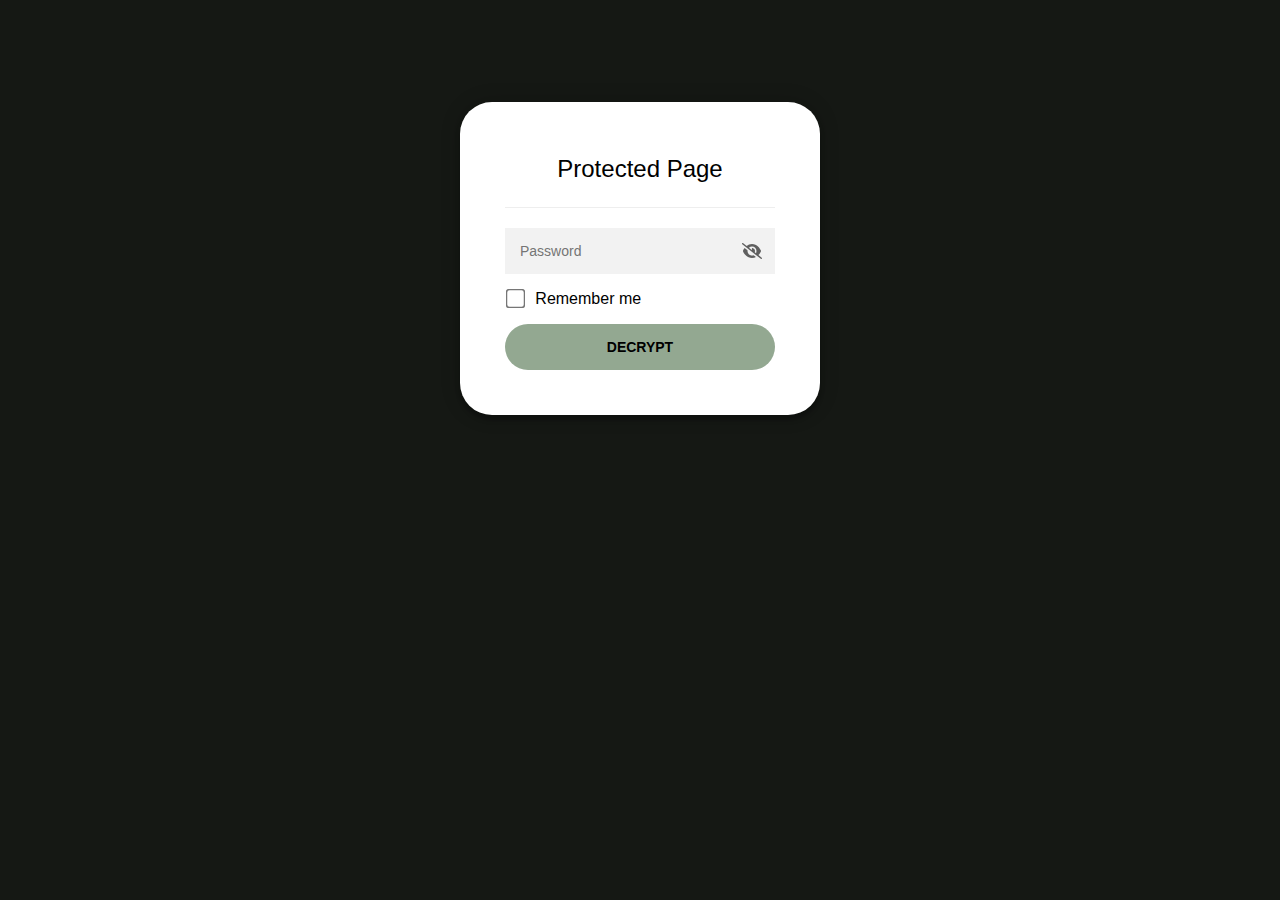
<file: teachers.html>
<!DOCTYPE html>
<html class="staticrypt-html">
    <head>
        <meta charset="utf-8" />
        <title>Protected Page</title>
        <meta name="viewport" content="width=device-width, initial-scale=1" />

        <!-- do not cache this page -->
        <meta http-equiv="cache-control" content="max-age=0" />
        <meta http-equiv="cache-control" content="no-cache" />
        <meta http-equiv="expires" content="0" />
        <meta http-equiv="expires" content="Tue, 01 Jan 1980 1:00:00 GMT" />
        <meta http-equiv="pragma" content="no-cache" />

        <style>
            .staticrypt-hr {
                margin-top: 20px;
                margin-bottom: 20px;
                border: 0;
                border-top: 1px solid #eee;
                
            }

            .staticrypt-page {
                width: 360px;
                padding: 8% 0 0;
                margin: auto;
                box-sizing: border-box;
            }

            .staticrypt-form {
                position: relative;
                z-index: 1;
                background: #ffffff;
                max-width: 360px;
                border-radius: 2rem;
                margin: 0 auto 100px;
                padding: 45px;
                text-align: center;
                box-shadow: 0 0 20px 0 rgba(0, 0, 0, 0.2), 0 5px 5px 0 rgba(0, 0, 0, 0.24);
            }

            .staticrypt-form input[type="password"],
            input[type="text"] {
                background: inherit;
                border: 0;
                box-sizing: border-box; /* This ensures padding is included in the total width */
                font-size: 14px;
                outline: 0;
                padding: 15px 30px 15px 15px; /* Adjust the padding to ensure there is space for the icon */
                width: 100%;
            }

            .staticrypt-password-container {
                position: relative;
                outline: 0;
                background: #f2f2f2;
                width: 100%;
                border: 0;
                margin: 0 0 15px;
                box-sizing: border-box;
            }

            .staticrypt-toggle-password-visibility {
                cursor: pointer;
                height: 20px;
                opacity: 60%;
                padding: 13px;
                position: absolute;
                right: 0;
                top: 50%;
                transform: translateY(-50%);
                width: 20px;
            }

            .staticrypt-form .staticrypt-decrypt-button {
                text-transform: uppercase;
                outline: 0;
                background: #93a891;
                width: 100%;
                border: 0;
                padding: 15px;
                color: #ffffff;
                font-size: 14px;
                cursor: pointer;
                border-radius: 3rem;
                color: black;
              font-weight: 600;
              transition: 0.3s ease-in-out;
            }

            .staticrypt-form .staticrypt-decrypt-button:hover,
            .staticrypt-form .staticrypt-decrypt-button:active,
            .staticrypt-form .staticrypt-decrypt-button:focus {
              background-color: black;
              color: white;
              box-shadow: 0 0 25px transparent;
            }

            .staticrypt-html {
                height: 100%;
            }

            .staticrypt-body {
                height: 100%;
                margin: 0;
            }

            .staticrypt-content {
                height: 100%;
                margin-bottom: 1em;
                background: #151814;
                font-family: "Arial", sans-serif;
                -webkit-font-smoothing: antialiased;
                -moz-osx-font-smoothing: grayscale;
            }

            .staticrypt-instructions {
                margin-top: -1em;
                margin-bottom: 1em;
            }

            .staticrypt-title {
                font-size: 1.5em;
            }

            label.staticrypt-remember {
                display: flex;
                align-items: center;
                margin-bottom: 1em;
            }

            .staticrypt-remember input[type="checkbox"] {
                transform: scale(1.5);
                margin-right: 1em;
            }

            .hidden {
                display: none !important;
            }

            .staticrypt-spinner-container {
                height: 100%;
                display: flex;
                align-items: center;
                justify-content: center;
            }

            .staticrypt-spinner {
                display: inline-block;
                width: 2rem;
                height: 2rem;
                vertical-align: text-bottom;
                border: 0.25em solid gray;
                border-right-color: transparent;
                border-radius: 50%;
                -webkit-animation: spinner-border 0.75s linear infinite;
                animation: spinner-border 0.75s linear infinite;
                animation-duration: 0.75s;
                animation-timing-function: linear;
                animation-delay: 0s;
                animation-iteration-count: infinite;
                animation-direction: normal;
                animation-fill-mode: none;
                animation-play-state: running;
                animation-name: spinner-border;
            }

            @keyframes spinner-border {
                100% {
                    transform: rotate(360deg);
                }
            }
        </style>
    </head>

    <body class="staticrypt-body">
      <div id="staticrypt_loading" class="staticrypt-spinner-container">
          <div class="staticrypt-spinner"></div>
      </div>

      <div id="staticrypt_content" class="staticrypt-content hidden">
          <div class="staticrypt-page">
              <div class="staticrypt-form">
                  <div class="staticrypt-instructions">
                      <p class="staticrypt-title">Protected Page</p>
                      <p></p>
                  </div>

                  <hr class="staticrypt-hr" />

                  <form id="staticrypt-form" action="#" method="post">
                      <div class="staticrypt-password-container">
                          <input
                              id="staticrypt-password"
                              type="password"
                              name="password"
                              placeholder="Password"
                              autofocus
                          />

                          <img
                              class="staticrypt-toggle-password-visibility"
                              alt="template_toggle_show"
                              title="template_toggle_show"
                              src="[data-uri]"
                          />
                      </div>

                      <label id="staticrypt-remember-label" class="staticrypt-remember hidden">
                          <input id="staticrypt-remember" type="checkbox" name="remember" />
                          Remember me
                      </label>

                      <input type="submit" class="staticrypt-decrypt-button" value="DECRYPT" />
                  </form>
              </div>
          </div>
      </div>

      <script>
          // these variables will be filled when generating the file - the template format is 'variable_name'
          const staticryptInitiator = 
          ((function(){
const exports = {};
const cryptoEngine = ((function(){
const exports = {};
const { subtle } = crypto;

const IV_BITS = 16 * 8;
const HEX_BITS = 4;
const ENCRYPTION_ALGO = "AES-CBC";

/**
* Translates between utf8 encoded hexadecimal strings
* and Uint8Array bytes.
*/
const HexEncoder = {
  /**
   * hex string -> bytes
   * @param {string} hexString
   * @returns {Uint8Array}
   */
  parse: function (hexString) {
      if (hexString.length % 2 !== 0) throw "Invalid hexString";
      const arrayBuffer = new Uint8Array(hexString.length / 2);

      for (let i = 0; i < hexString.length; i += 2) {
          const byteValue = parseInt(hexString.substring(i, i + 2), 16);
          if (isNaN(byteValue)) {
              throw "Invalid hexString";
          }
          arrayBuffer[i / 2] = byteValue;
      }
      return arrayBuffer;
  },

  /**
   * bytes -> hex string
   * @param {Uint8Array} bytes
   * @returns {string}
   */
  stringify: function (bytes) {
      const hexBytes = [];

      for (let i = 0; i < bytes.length; ++i) {
          let byteString = bytes[i].toString(16);
          if (byteString.length < 2) {
              byteString = "0" + byteString;
          }
          hexBytes.push(byteString);
      }
      return hexBytes.join("");
  },
};

/**
* Translates between utf8 strings and Uint8Array bytes.
*/
const UTF8Encoder = {
  parse: function (str) {
      return new TextEncoder().encode(str);
  },

  stringify: function (bytes) {
      return new TextDecoder().decode(bytes);
  },
};

/**
* Salt and encrypt a msg with a password.
*/
async function encrypt(msg, hashedPassword) {
  // Must be 16 bytes, unpredictable, and preferably cryptographically random. However, it need not be secret.
  // https://developer.mozilla.org/en-US/docs/Web/API/SubtleCrypto/encrypt#parameters
  const iv = crypto.getRandomValues(new Uint8Array(IV_BITS / 8));

  const key = await subtle.importKey("raw", HexEncoder.parse(hashedPassword), ENCRYPTION_ALGO, false, ["encrypt"]);

  const encrypted = await subtle.encrypt(
      {
          name: ENCRYPTION_ALGO,
          iv: iv,
      },
      key,
      UTF8Encoder.parse(msg)
  );

  // iv will be 32 hex characters, we prepend it to the ciphertext for use in decryption
  return HexEncoder.stringify(iv) + HexEncoder.stringify(new Uint8Array(encrypted));
}
exports.encrypt = encrypt;

/**
* Decrypt a salted msg using a password.
*
* @param {string} encryptedMsg
* @param {string} hashedPassword
* @returns {Promise<string>}
*/
async function decrypt(encryptedMsg, hashedPassword) {
  const ivLength = IV_BITS / HEX_BITS;
  const iv = HexEncoder.parse(encryptedMsg.substring(0, ivLength));
  const encrypted = encryptedMsg.substring(ivLength);

  const key = await subtle.importKey("raw", HexEncoder.parse(hashedPassword), ENCRYPTION_ALGO, false, ["decrypt"]);

  const outBuffer = await subtle.decrypt(
      {
          name: ENCRYPTION_ALGO,
          iv: iv,
      },
      key,
      HexEncoder.parse(encrypted)
  );

  return UTF8Encoder.stringify(new Uint8Array(outBuffer));
}
exports.decrypt = decrypt;

/**
* Salt and hash the password so it can be stored in localStorage without opening a password reuse vulnerability.
*
* @param {string} password
* @param {string} salt
* @returns {Promise<string>}
*/
async function hashPassword(password, salt) {
  // we hash the password in multiple steps, each adding more iterations. This is because we used to allow less
  // iterations, so for backward compatibility reasons, we need to support going from that to more iterations.
  let hashedPassword = await hashLegacyRound(password, salt);

  hashedPassword = await hashSecondRound(hashedPassword, salt);

  return hashThirdRound(hashedPassword, salt);
}
exports.hashPassword = hashPassword;

/**
* This hashes the password with 1k iterations. This is a low number, we need this function to support backwards
* compatibility.
*
* @param {string} password
* @param {string} salt
* @returns {Promise<string>}
*/
function hashLegacyRound(password, salt) {
  return pbkdf2(password, salt, 1000, "SHA-1");
}
exports.hashLegacyRound = hashLegacyRound;

/**
* Add a second round of iterations. This is because we used to use 1k, so for backwards compatibility with
* remember-me/autodecrypt links, we need to support going from that to more iterations.
*
* @param hashedPassword
* @param salt
* @returns {Promise<string>}
*/
function hashSecondRound(hashedPassword, salt) {
  return pbkdf2(hashedPassword, salt, 14000, "SHA-256");
}
exports.hashSecondRound = hashSecondRound;

/**
* Add a third round of iterations to bring total number to 600k. This is because we used to use 1k, then 15k, so for
* backwards compatibility with remember-me/autodecrypt links, we need to support going from that to more iterations.
*
* @param hashedPassword
* @param salt
* @returns {Promise<string>}
*/
function hashThirdRound(hashedPassword, salt) {
  return pbkdf2(hashedPassword, salt, 585000, "SHA-256");
}
exports.hashThirdRound = hashThirdRound;

/**
* Salt and hash the password so it can be stored in localStorage without opening a password reuse vulnerability.
*
* @param {string} password
* @param {string} salt
* @param {int} iterations
* @param {string} hashAlgorithm
* @returns {Promise<string>}
*/
async function pbkdf2(password, salt, iterations, hashAlgorithm) {
  const key = await subtle.importKey("raw", UTF8Encoder.parse(password), "PBKDF2", false, ["deriveBits"]);

  const keyBytes = await subtle.deriveBits(
      {
          name: "PBKDF2",
          hash: hashAlgorithm,
          iterations,
          salt: UTF8Encoder.parse(salt),
      },
      key,
      256
  );

  return HexEncoder.stringify(new Uint8Array(keyBytes));
}

function generateRandomSalt() {
  const bytes = crypto.getRandomValues(new Uint8Array(128 / 8));

  return HexEncoder.stringify(new Uint8Array(bytes));
}
exports.generateRandomSalt = generateRandomSalt;

async function signMessage(hashedPassword, message) {
  const key = await subtle.importKey(
      "raw",
      HexEncoder.parse(hashedPassword),
      {
          name: "HMAC",
          hash: "SHA-256",
      },
      false,
      ["sign"]
  );
  const signature = await subtle.sign("HMAC", key, UTF8Encoder.parse(message));

  return HexEncoder.stringify(new Uint8Array(signature));
}
exports.signMessage = signMessage;

function getRandomAlphanum() {
  const possibleCharacters = "abcdefghijklmnopqrstuvwxyzABCDEFGHIJKLMNOPQRSTUVWXYZ0123456789";

  let byteArray;
  let parsedInt;

  // Keep generating new random bytes until we get a value that falls
  // within a range that can be evenly divided by possibleCharacters.length
  do {
      byteArray = crypto.getRandomValues(new Uint8Array(1));
      // extract the lowest byte to get an int from 0 to 255 (probably unnecessary, since we're only generating 1 byte)
      parsedInt = byteArray[0] & 0xff;
  } while (parsedInt >= 256 - (256 % possibleCharacters.length));

  // Take the modulo of the parsed integer to get a random number between 0 and totalLength - 1
  const randomIndex = parsedInt % possibleCharacters.length;

  return possibleCharacters[randomIndex];
}

/**
* Generate a random string of a given length.
*
* @param {int} length
* @returns {string}
*/
function generateRandomString(length) {
  let randomString = "";

  for (let i = 0; i < length; i++) {
      randomString += getRandomAlphanum();
  }

  return randomString;
}
exports.generateRandomString = generateRandomString;

return exports;
})());
const codec = ((function(){
const exports = {};
/**
* Initialize the codec with the provided cryptoEngine - this return functions to encode and decode messages.
*
* @param cryptoEngine - the engine to use for encryption / decryption
*/
function init(cryptoEngine) {
  const exports = {};

  /**
   * Top-level function for encoding a message.
   * Includes password hashing, encryption, and signing.
   *
   * @param {string} msg
   * @param {string} password
   * @param {string} salt
   *
   * @returns {string} The encoded text
   */
  async function encode(msg, password, salt) {
      const hashedPassword = await cryptoEngine.hashPassword(password, salt);

      const encrypted = await cryptoEngine.encrypt(msg, hashedPassword);

      // we use the hashed password in the HMAC because this is effectively what will be used a password (so we can store
      // it in localStorage safely, we don't use the clear text password)
      const hmac = await cryptoEngine.signMessage(hashedPassword, encrypted);

      return hmac + encrypted;
  }
  exports.encode = encode;

  /**
   * Encode using a password that has already been hashed. This is useful to encode multiple messages in a row, that way
   * we don't need to hash the password multiple times.
   *
   * @param {string} msg
   * @param {string} hashedPassword
   *
   * @returns {string} The encoded text
   */
  async function encodeWithHashedPassword(msg, hashedPassword) {
      const encrypted = await cryptoEngine.encrypt(msg, hashedPassword);

      // we use the hashed password in the HMAC because this is effectively what will be used a password (so we can store
      // it in localStorage safely, we don't use the clear text password)
      const hmac = await cryptoEngine.signMessage(hashedPassword, encrypted);

      return hmac + encrypted;
  }
  exports.encodeWithHashedPassword = encodeWithHashedPassword;

  /**
   * Top-level function for decoding a message.
   * Includes signature check and decryption.
   *
   * @param {string} signedMsg
   * @param {string} hashedPassword
   * @param {string} salt
   * @param {int} backwardCompatibleAttempt
   * @param {string} originalPassword
   *
   * @returns {Object} {success: true, decoded: string} | {success: false, message: string}
   */
  async function decode(signedMsg, hashedPassword, salt, backwardCompatibleAttempt = 0, originalPassword = "") {
      const encryptedHMAC = signedMsg.substring(0, 64);
      const encryptedMsg = signedMsg.substring(64);
      const decryptedHMAC = await cryptoEngine.signMessage(hashedPassword, encryptedMsg);

      if (decryptedHMAC !== encryptedHMAC) {
          // we have been raising the number of iterations in the hashing algorithm multiple times, so to support the old
          // remember-me/autodecrypt links we need to try bringing the old hashes up to speed.
          originalPassword = originalPassword || hashedPassword;
          if (backwardCompatibleAttempt === 0) {
              const updatedHashedPassword = await cryptoEngine.hashThirdRound(originalPassword, salt);

              return decode(signedMsg, updatedHashedPassword, salt, backwardCompatibleAttempt + 1, originalPassword);
          }
          if (backwardCompatibleAttempt === 1) {
              let updatedHashedPassword = await cryptoEngine.hashSecondRound(originalPassword, salt);
              updatedHashedPassword = await cryptoEngine.hashThirdRound(updatedHashedPassword, salt);

              return decode(signedMsg, updatedHashedPassword, salt, backwardCompatibleAttempt + 1, originalPassword);
          }

          return { success: false, message: "Signature mismatch" };
      }

      return {
          success: true,
          decoded: await cryptoEngine.decrypt(encryptedMsg, hashedPassword),
      };
  }
  exports.decode = decode;

  return exports;
}
exports.init = init;

return exports;
})());
const decode = codec.init(cryptoEngine).decode;

/**
* Initialize the staticrypt module, that exposes functions callbable by the password_template.
*
* @param {{
*  staticryptEncryptedMsgUniqueVariableName: string,
*  isRememberEnabled: boolean,
*  rememberDurationInDays: number,
*  staticryptSaltUniqueVariableName: string,
* }} staticryptConfig - object of data that is stored on the password_template at encryption time.
*
* @param {{
*  rememberExpirationKey: string,
*  rememberPassphraseKey: string,
*  replaceHtmlCallback: function,
*  clearLocalStorageCallback: function,
* }} templateConfig - object of data that can be configured by a custom password_template.
*/
function init(staticryptConfig, templateConfig) {
  const exports = {};

  /**
   * Decrypt our encrypted page, replace the whole HTML.
   *
   * @param {string} hashedPassword
   * @returns {Promise<boolean>}
   */
  async function decryptAndReplaceHtml(hashedPassword) {
      const { staticryptEncryptedMsgUniqueVariableName, staticryptSaltUniqueVariableName } = staticryptConfig;
      const { replaceHtmlCallback } = templateConfig;

      const result = await decode(
          staticryptEncryptedMsgUniqueVariableName,
          hashedPassword,
          staticryptSaltUniqueVariableName
      );
      if (!result.success) {
          return false;
      }
      const plainHTML = result.decoded;

      // if the user configured a callback call it, otherwise just replace the whole HTML
      if (typeof replaceHtmlCallback === "function") {
          replaceHtmlCallback(plainHTML);
      } else {
          document.write(plainHTML);
          document.close();
      }

      return true;
  }

  /**
   * Attempt to decrypt the page and replace the whole HTML.
   *
   * @param {string} password
   * @param {boolean} isRememberChecked
   *
   * @returns {Promise<{isSuccessful: boolean, hashedPassword?: string}>} - we return an object, so that if we want to
   *   expose more information in the future we can do it without breaking the password_template
   */
  async function handleDecryptionOfPage(password, isRememberChecked) {
      const { staticryptSaltUniqueVariableName } = staticryptConfig;

      // decrypt and replace the whole page
      const hashedPassword = await cryptoEngine.hashPassword(password, staticryptSaltUniqueVariableName);
      return handleDecryptionOfPageFromHash(hashedPassword, isRememberChecked);
  }
  exports.handleDecryptionOfPage = handleDecryptionOfPage;

  async function handleDecryptionOfPageFromHash(hashedPassword, isRememberChecked) {
      const { isRememberEnabled, rememberDurationInDays } = staticryptConfig;
      const { rememberExpirationKey, rememberPassphraseKey } = templateConfig;

      const isDecryptionSuccessful = await decryptAndReplaceHtml(hashedPassword);

      if (!isDecryptionSuccessful) {
          return {
              isSuccessful: false,
              hashedPassword,
          };
      }

      // remember the hashedPassword and set its expiration if necessary
      if (isRememberEnabled && isRememberChecked) {
          window.localStorage.setItem(rememberPassphraseKey, hashedPassword);

          // set the expiration if the duration isn't 0 (meaning no expiration)
          if (rememberDurationInDays > 0) {
              window.localStorage.setItem(
                  rememberExpirationKey,
                  (new Date().getTime() + rememberDurationInDays * 24 * 60 * 60 * 1000).toString()
              );
          }
      }

      return {
          isSuccessful: true,
          hashedPassword,
      };
  }
  exports.handleDecryptionOfPageFromHash = handleDecryptionOfPageFromHash;

  /**
   * Clear localstorage from staticrypt related values
   */
  function clearLocalStorage() {
      const { clearLocalStorageCallback, rememberExpirationKey, rememberPassphraseKey } = templateConfig;

      if (typeof clearLocalStorageCallback === "function") {
          clearLocalStorageCallback();
      } else {
          localStorage.removeItem(rememberPassphraseKey);
          localStorage.removeItem(rememberExpirationKey);
      }
  }

  async function handleDecryptOnLoad() {
      let isSuccessful = await decryptOnLoadFromUrl();

      if (!isSuccessful) {
          isSuccessful = await decryptOnLoadFromRememberMe();
      }

      return { isSuccessful };
  }
  exports.handleDecryptOnLoad = handleDecryptOnLoad;

  /**
   * Clear storage if we are logging out
   *
   * @returns {boolean} - whether we logged out
   */
  function logoutIfNeeded() {
      const logoutKey = "staticrypt_logout";

      // handle logout through query param
      const queryParams = new URLSearchParams(window.location.search);
      if (queryParams.has(logoutKey)) {
          clearLocalStorage();
          return true;
      }

      // handle logout through URL fragment
      const hash = window.location.hash.substring(1);
      if (hash.includes(logoutKey)) {
          clearLocalStorage();
          return true;
      }

      return false;
  }

  /**
   * To be called on load: check if we want to try to decrypt and replace the HTML with the decrypted content, and
   * try to do it if needed.
   *
   * @returns {Promise<boolean>} true if we derypted and replaced the whole page, false otherwise
   */
  async function decryptOnLoadFromRememberMe() {
      const { rememberDurationInDays } = staticryptConfig;
      const { rememberExpirationKey, rememberPassphraseKey } = templateConfig;

      // if we are login out, terminate
      if (logoutIfNeeded()) {
          return false;
      }

      // if there is expiration configured, check if we're not beyond the expiration
      if (rememberDurationInDays && rememberDurationInDays > 0) {
          const expiration = localStorage.getItem(rememberExpirationKey),
              isExpired = expiration && new Date().getTime() > parseInt(expiration);

          if (isExpired) {
              clearLocalStorage();
              return false;
          }
      }

      const hashedPassword = localStorage.getItem(rememberPassphraseKey);

      if (hashedPassword) {
          // try to decrypt
          const isDecryptionSuccessful = await decryptAndReplaceHtml(hashedPassword);

          // if the decryption is unsuccessful the password might be wrong - silently clear the saved data and let
          // the user fill the password form again
          if (!isDecryptionSuccessful) {
              clearLocalStorage();
              return false;
          }

          return true;
      }

      return false;
  }

  async function decryptOnLoadFromUrl() {
      const passwordKey = "staticrypt_pwd";
      const rememberMeKey = "remember_me";

      // try to get the password from the query param (for backward compatibility - we now want to avoid this method,
      // since it sends the hashed password to the server which isn't needed)
      const queryParams = new URLSearchParams(window.location.search);
      const hashedPasswordQuery = queryParams.get(passwordKey);
      const rememberMeQuery = queryParams.get(rememberMeKey);

      const urlFragment = window.location.hash.substring(1);
      // get the password from the url fragment
      const hashedPasswordRegexMatch = urlFragment.match(new RegExp(passwordKey + "=([^&]*)"));
      const hashedPasswordFragment = hashedPasswordRegexMatch ? hashedPasswordRegexMatch[1] : null;
      const rememberMeFragment = urlFragment.includes(rememberMeKey);

      const hashedPassword = hashedPasswordFragment || hashedPasswordQuery;
      const rememberMe = rememberMeFragment || rememberMeQuery;

      if (hashedPassword) {
          return handleDecryptionOfPageFromHash(hashedPassword, rememberMe);
      }

      return false;
  }

  return exports;
}
exports.init = init;

return exports;
})());
      ;
          const templateError = "template_error",
              templateToggleAltShow = "template_toggle_show",
              templateToggleAltHide = "template_toggle_hide",
              isRememberEnabled = true,
              staticryptConfig = {"staticryptEncryptedMsgUniqueVariableName":"[base64]","isRememberEnabled":true,"rememberDurationInDays":0,"staticryptSaltUniqueVariableName":"01ca3fcc507602ad18e0b504bab23b86"};

          // you can edit these values to customize some of the behavior of StatiCrypt
          const templateConfig = {
              rememberExpirationKey: "staticrypt_expiration",
              rememberPassphraseKey: "staticrypt_passphrase",
              replaceHtmlCallback: null,
              clearLocalStorageCallback: null,
          };

          // init the staticrypt engine
          const staticrypt = staticryptInitiator.init(staticryptConfig, templateConfig);

          // try to automatically decrypt on load if there is a saved password
          window.onload = async function () {
              const { isSuccessful } = await staticrypt.handleDecryptOnLoad();

              // if we didn't decrypt anything on load, show the password prompt. Otherwise the content has already been
              // replaced, no need to do anything
              if (!isSuccessful) {
                  // hide loading screen
                  document.getElementById("staticrypt_loading").classList.add("hidden");
                  document.getElementById("staticrypt_content").classList.remove("hidden");
                  document.getElementById("staticrypt-password").focus();

                  // show the remember me checkbox
                  if (isRememberEnabled) {
                      document.getElementById("staticrypt-remember-label").classList.remove("hidden");
                  }
              }
          };

          // toggle password visibility
          const toggleIcon = document.querySelector(".staticrypt-toggle-password-visibility");
          // these two icons are coming from FontAwesome
          const imgSrcEyeClosed =
              "[data-uri]";
          const imgSrcEyeOpened =
              "[data-uri]";
          toggleIcon.addEventListener("click", function () {
              const passwordInput = document.getElementById("staticrypt-password");
              if (passwordInput.type === "password") {
                  passwordInput.type = "text";
                  toggleIcon.src = imgSrcEyeOpened;
                  toggleIcon.alt = templateToggleAltHide;
                  toggleIcon.title = templateToggleAltHide;
              } else {
                  passwordInput.type = "password";
                  toggleIcon.src = imgSrcEyeClosed;
                  toggleIcon.alt = templateToggleAltShow;
                  toggleIcon.title = templateToggleAltShow;
              }
          });

          // handle password form submission
          document.getElementById("staticrypt-form").addEventListener("submit", async function (e) {
              e.preventDefault();

              const password = document.getElementById("staticrypt-password").value,
                  isRememberChecked = document.getElementById("staticrypt-remember").checked;

              const { isSuccessful } = await staticrypt.handleDecryptionOfPage(password, isRememberChecked);

              if (!isSuccessful) {
                  alert(templateError);
              }
          });
      </script>
  </body>
</html>
</file>
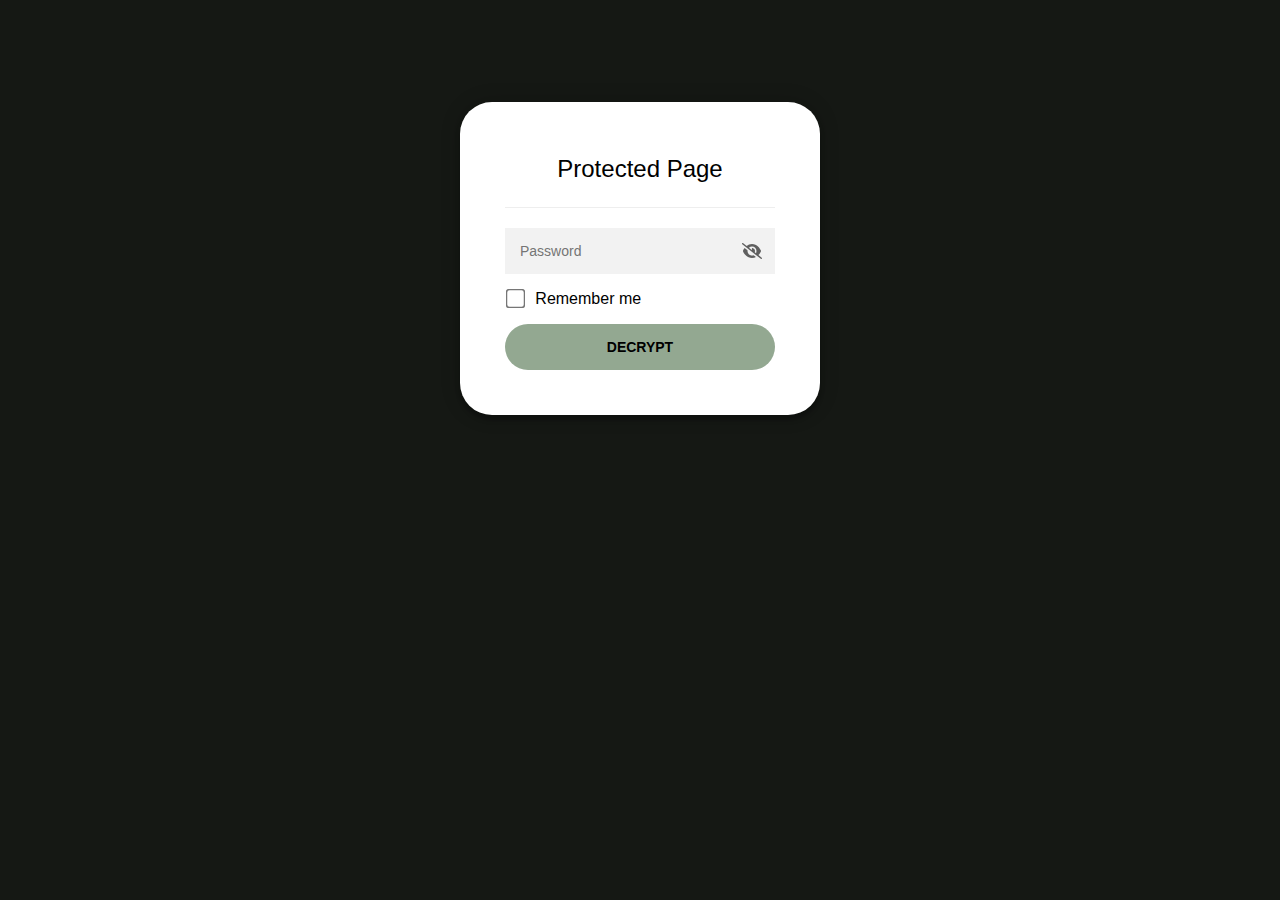
<file: tester.html>
<!DOCTYPE html>
<html class="staticrypt-html">
    <head>
        <meta charset="utf-8" />
        <title>Protected Page</title>
        <meta name="viewport" content="width=device-width, initial-scale=1" />

        <!-- do not cache this page -->
        <meta http-equiv="cache-control" content="max-age=0" />
        <meta http-equiv="cache-control" content="no-cache" />
        <meta http-equiv="expires" content="0" />
        <meta http-equiv="expires" content="Tue, 01 Jan 1980 1:00:00 GMT" />
        <meta http-equiv="pragma" content="no-cache" />

        <style>
            .staticrypt-hr {
                margin-top: 20px;
                margin-bottom: 20px;
                border: 0;
                border-top: 1px solid #eee;
                
            }

            .staticrypt-page {
                width: 360px;
                padding: 8% 0 0;
                margin: auto;
                box-sizing: border-box;
            }

            .staticrypt-form {
                position: relative;
                z-index: 1;
                background: #ffffff;
                max-width: 360px;
                border-radius: 2rem;
                margin: 0 auto 100px;
                padding: 45px;
                text-align: center;
                box-shadow: 0 0 20px 0 rgba(0, 0, 0, 0.2), 0 5px 5px 0 rgba(0, 0, 0, 0.24);
            }

            .staticrypt-form input[type="password"],
            input[type="text"] {
                background: inherit;
                border: 0;
                box-sizing: border-box; /* This ensures padding is included in the total width */
                font-size: 14px;
                outline: 0;
                padding: 15px 30px 15px 15px; /* Adjust the padding to ensure there is space for the icon */
                width: 100%;
            }

            .staticrypt-password-container {
                position: relative;
                outline: 0;
                background: #f2f2f2;
                width: 100%;
                border: 0;
                margin: 0 0 15px;
                box-sizing: border-box;
            }

            .staticrypt-toggle-password-visibility {
                cursor: pointer;
                height: 20px;
                opacity: 60%;
                padding: 13px;
                position: absolute;
                right: 0;
                top: 50%;
                transform: translateY(-50%);
                width: 20px;
            }

            .staticrypt-form .staticrypt-decrypt-button {
                text-transform: uppercase;
                outline: 0;
                background: #93a891;
                width: 100%;
                border: 0;
                padding: 15px;
                color: #ffffff;
                font-size: 14px;
                cursor: pointer;
                border-radius: 3rem;
                color: black;
              font-weight: 600;
              transition: 0.3s ease-in-out;
            }

            .staticrypt-form .staticrypt-decrypt-button:hover,
            .staticrypt-form .staticrypt-decrypt-button:active,
            .staticrypt-form .staticrypt-decrypt-button:focus {
              background-color: black;
              color: white;
              box-shadow: 0 0 25px transparent;
            }

            .staticrypt-html {
                height: 100%;
            }

            .staticrypt-body {
                height: 100%;
                margin: 0;
            }

            .staticrypt-content {
                height: 100%;
                margin-bottom: 1em;
                background: #151814;
                font-family: "Arial", sans-serif;
                -webkit-font-smoothing: antialiased;
                -moz-osx-font-smoothing: grayscale;
            }

            .staticrypt-instructions {
                margin-top: -1em;
                margin-bottom: 1em;
            }

            .staticrypt-title {
                font-size: 1.5em;
            }

            label.staticrypt-remember {
                display: flex;
                align-items: center;
                margin-bottom: 1em;
            }

            .staticrypt-remember input[type="checkbox"] {
                transform: scale(1.5);
                margin-right: 1em;
            }

            .hidden {
                display: none !important;
            }

            .staticrypt-spinner-container {
                height: 100%;
                display: flex;
                align-items: center;
                justify-content: center;
            }

            .staticrypt-spinner {
                display: inline-block;
                width: 2rem;
                height: 2rem;
                vertical-align: text-bottom;
                border: 0.25em solid gray;
                border-right-color: transparent;
                border-radius: 50%;
                -webkit-animation: spinner-border 0.75s linear infinite;
                animation: spinner-border 0.75s linear infinite;
                animation-duration: 0.75s;
                animation-timing-function: linear;
                animation-delay: 0s;
                animation-iteration-count: infinite;
                animation-direction: normal;
                animation-fill-mode: none;
                animation-play-state: running;
                animation-name: spinner-border;
            }

            @keyframes spinner-border {
                100% {
                    transform: rotate(360deg);
                }
            }
        </style>
    </head>

    <body class="staticrypt-body">
        <div id="staticrypt_loading" class="staticrypt-spinner-container">
            <div class="staticrypt-spinner"></div>
        </div>

        <div id="staticrypt_content" class="staticrypt-content hidden">
            <div class="staticrypt-page">
                <div class="staticrypt-form">
                    <div class="staticrypt-instructions">
                        <p class="staticrypt-title">Protected Page</p>
                        <p></p>
                    </div>

                    <hr class="staticrypt-hr" />

                    <form id="staticrypt-form" action="#" method="post">
                        <div class="staticrypt-password-container">
                            <input
                                id="staticrypt-password"
                                type="password"
                                name="password"
                                placeholder="Password"
                                autofocus
                            />

                            <img
                                class="staticrypt-toggle-password-visibility"
                                alt="template_toggle_show"
                                title="template_toggle_show"
                                src="[data-uri]"
                            />
                        </div>

                        <label id="staticrypt-remember-label" class="staticrypt-remember hidden">
                            <input id="staticrypt-remember" type="checkbox" name="remember" />
                            Remember me
                        </label>

                        <input type="submit" class="staticrypt-decrypt-button" value="DECRYPT" />
                    </form>
                </div>
            </div>
        </div>

        <script>
            // these variables will be filled when generating the file - the template format is 'variable_name'
            const staticryptInitiator = 
            ((function(){
  const exports = {};
  const cryptoEngine = ((function(){
  const exports = {};
  const { subtle } = crypto;

const IV_BITS = 16 * 8;
const HEX_BITS = 4;
const ENCRYPTION_ALGO = "AES-CBC";

/**
 * Translates between utf8 encoded hexadecimal strings
 * and Uint8Array bytes.
 */
const HexEncoder = {
    /**
     * hex string -> bytes
     * @param {string} hexString
     * @returns {Uint8Array}
     */
    parse: function (hexString) {
        if (hexString.length % 2 !== 0) throw "Invalid hexString";
        const arrayBuffer = new Uint8Array(hexString.length / 2);

        for (let i = 0; i < hexString.length; i += 2) {
            const byteValue = parseInt(hexString.substring(i, i + 2), 16);
            if (isNaN(byteValue)) {
                throw "Invalid hexString";
            }
            arrayBuffer[i / 2] = byteValue;
        }
        return arrayBuffer;
    },

    /**
     * bytes -> hex string
     * @param {Uint8Array} bytes
     * @returns {string}
     */
    stringify: function (bytes) {
        const hexBytes = [];

        for (let i = 0; i < bytes.length; ++i) {
            let byteString = bytes[i].toString(16);
            if (byteString.length < 2) {
                byteString = "0" + byteString;
            }
            hexBytes.push(byteString);
        }
        return hexBytes.join("");
    },
};

/**
 * Translates between utf8 strings and Uint8Array bytes.
 */
const UTF8Encoder = {
    parse: function (str) {
        return new TextEncoder().encode(str);
    },

    stringify: function (bytes) {
        return new TextDecoder().decode(bytes);
    },
};

/**
 * Salt and encrypt a msg with a password.
 */
async function encrypt(msg, hashedPassword) {
    // Must be 16 bytes, unpredictable, and preferably cryptographically random. However, it need not be secret.
    // https://developer.mozilla.org/en-US/docs/Web/API/SubtleCrypto/encrypt#parameters
    const iv = crypto.getRandomValues(new Uint8Array(IV_BITS / 8));

    const key = await subtle.importKey("raw", HexEncoder.parse(hashedPassword), ENCRYPTION_ALGO, false, ["encrypt"]);

    const encrypted = await subtle.encrypt(
        {
            name: ENCRYPTION_ALGO,
            iv: iv,
        },
        key,
        UTF8Encoder.parse(msg)
    );

    // iv will be 32 hex characters, we prepend it to the ciphertext for use in decryption
    return HexEncoder.stringify(iv) + HexEncoder.stringify(new Uint8Array(encrypted));
}
exports.encrypt = encrypt;

/**
 * Decrypt a salted msg using a password.
 *
 * @param {string} encryptedMsg
 * @param {string} hashedPassword
 * @returns {Promise<string>}
 */
async function decrypt(encryptedMsg, hashedPassword) {
    const ivLength = IV_BITS / HEX_BITS;
    const iv = HexEncoder.parse(encryptedMsg.substring(0, ivLength));
    const encrypted = encryptedMsg.substring(ivLength);

    const key = await subtle.importKey("raw", HexEncoder.parse(hashedPassword), ENCRYPTION_ALGO, false, ["decrypt"]);

    const outBuffer = await subtle.decrypt(
        {
            name: ENCRYPTION_ALGO,
            iv: iv,
        },
        key,
        HexEncoder.parse(encrypted)
    );

    return UTF8Encoder.stringify(new Uint8Array(outBuffer));
}
exports.decrypt = decrypt;

/**
 * Salt and hash the password so it can be stored in localStorage without opening a password reuse vulnerability.
 *
 * @param {string} password
 * @param {string} salt
 * @returns {Promise<string>}
 */
async function hashPassword(password, salt) {
    // we hash the password in multiple steps, each adding more iterations. This is because we used to allow less
    // iterations, so for backward compatibility reasons, we need to support going from that to more iterations.
    let hashedPassword = await hashLegacyRound(password, salt);

    hashedPassword = await hashSecondRound(hashedPassword, salt);

    return hashThirdRound(hashedPassword, salt);
}
exports.hashPassword = hashPassword;

/**
 * This hashes the password with 1k iterations. This is a low number, we need this function to support backwards
 * compatibility.
 *
 * @param {string} password
 * @param {string} salt
 * @returns {Promise<string>}
 */
function hashLegacyRound(password, salt) {
    return pbkdf2(password, salt, 1000, "SHA-1");
}
exports.hashLegacyRound = hashLegacyRound;

/**
 * Add a second round of iterations. This is because we used to use 1k, so for backwards compatibility with
 * remember-me/autodecrypt links, we need to support going from that to more iterations.
 *
 * @param hashedPassword
 * @param salt
 * @returns {Promise<string>}
 */
function hashSecondRound(hashedPassword, salt) {
    return pbkdf2(hashedPassword, salt, 14000, "SHA-256");
}
exports.hashSecondRound = hashSecondRound;

/**
 * Add a third round of iterations to bring total number to 600k. This is because we used to use 1k, then 15k, so for
 * backwards compatibility with remember-me/autodecrypt links, we need to support going from that to more iterations.
 *
 * @param hashedPassword
 * @param salt
 * @returns {Promise<string>}
 */
function hashThirdRound(hashedPassword, salt) {
    return pbkdf2(hashedPassword, salt, 585000, "SHA-256");
}
exports.hashThirdRound = hashThirdRound;

/**
 * Salt and hash the password so it can be stored in localStorage without opening a password reuse vulnerability.
 *
 * @param {string} password
 * @param {string} salt
 * @param {int} iterations
 * @param {string} hashAlgorithm
 * @returns {Promise<string>}
 */
async function pbkdf2(password, salt, iterations, hashAlgorithm) {
    const key = await subtle.importKey("raw", UTF8Encoder.parse(password), "PBKDF2", false, ["deriveBits"]);

    const keyBytes = await subtle.deriveBits(
        {
            name: "PBKDF2",
            hash: hashAlgorithm,
            iterations,
            salt: UTF8Encoder.parse(salt),
        },
        key,
        256
    );

    return HexEncoder.stringify(new Uint8Array(keyBytes));
}

function generateRandomSalt() {
    const bytes = crypto.getRandomValues(new Uint8Array(128 / 8));

    return HexEncoder.stringify(new Uint8Array(bytes));
}
exports.generateRandomSalt = generateRandomSalt;

async function signMessage(hashedPassword, message) {
    const key = await subtle.importKey(
        "raw",
        HexEncoder.parse(hashedPassword),
        {
            name: "HMAC",
            hash: "SHA-256",
        },
        false,
        ["sign"]
    );
    const signature = await subtle.sign("HMAC", key, UTF8Encoder.parse(message));

    return HexEncoder.stringify(new Uint8Array(signature));
}
exports.signMessage = signMessage;

function getRandomAlphanum() {
    const possibleCharacters = "abcdefghijklmnopqrstuvwxyzABCDEFGHIJKLMNOPQRSTUVWXYZ0123456789";

    let byteArray;
    let parsedInt;

    // Keep generating new random bytes until we get a value that falls
    // within a range that can be evenly divided by possibleCharacters.length
    do {
        byteArray = crypto.getRandomValues(new Uint8Array(1));
        // extract the lowest byte to get an int from 0 to 255 (probably unnecessary, since we're only generating 1 byte)
        parsedInt = byteArray[0] & 0xff;
    } while (parsedInt >= 256 - (256 % possibleCharacters.length));

    // Take the modulo of the parsed integer to get a random number between 0 and totalLength - 1
    const randomIndex = parsedInt % possibleCharacters.length;

    return possibleCharacters[randomIndex];
}

/**
 * Generate a random string of a given length.
 *
 * @param {int} length
 * @returns {string}
 */
function generateRandomString(length) {
    let randomString = "";

    for (let i = 0; i < length; i++) {
        randomString += getRandomAlphanum();
    }

    return randomString;
}
exports.generateRandomString = generateRandomString;

  return exports;
})());
const codec = ((function(){
  const exports = {};
  /**
 * Initialize the codec with the provided cryptoEngine - this return functions to encode and decode messages.
 *
 * @param cryptoEngine - the engine to use for encryption / decryption
 */
function init(cryptoEngine) {
    const exports = {};

    /**
     * Top-level function for encoding a message.
     * Includes password hashing, encryption, and signing.
     *
     * @param {string} msg
     * @param {string} password
     * @param {string} salt
     *
     * @returns {string} The encoded text
     */
    async function encode(msg, password, salt) {
        const hashedPassword = await cryptoEngine.hashPassword(password, salt);

        const encrypted = await cryptoEngine.encrypt(msg, hashedPassword);

        // we use the hashed password in the HMAC because this is effectively what will be used a password (so we can store
        // it in localStorage safely, we don't use the clear text password)
        const hmac = await cryptoEngine.signMessage(hashedPassword, encrypted);

        return hmac + encrypted;
    }
    exports.encode = encode;

    /**
     * Encode using a password that has already been hashed. This is useful to encode multiple messages in a row, that way
     * we don't need to hash the password multiple times.
     *
     * @param {string} msg
     * @param {string} hashedPassword
     *
     * @returns {string} The encoded text
     */
    async function encodeWithHashedPassword(msg, hashedPassword) {
        const encrypted = await cryptoEngine.encrypt(msg, hashedPassword);

        // we use the hashed password in the HMAC because this is effectively what will be used a password (so we can store
        // it in localStorage safely, we don't use the clear text password)
        const hmac = await cryptoEngine.signMessage(hashedPassword, encrypted);

        return hmac + encrypted;
    }
    exports.encodeWithHashedPassword = encodeWithHashedPassword;

    /**
     * Top-level function for decoding a message.
     * Includes signature check and decryption.
     *
     * @param {string} signedMsg
     * @param {string} hashedPassword
     * @param {string} salt
     * @param {int} backwardCompatibleAttempt
     * @param {string} originalPassword
     *
     * @returns {Object} {success: true, decoded: string} | {success: false, message: string}
     */
    async function decode(signedMsg, hashedPassword, salt, backwardCompatibleAttempt = 0, originalPassword = "") {
        const encryptedHMAC = signedMsg.substring(0, 64);
        const encryptedMsg = signedMsg.substring(64);
        const decryptedHMAC = await cryptoEngine.signMessage(hashedPassword, encryptedMsg);

        if (decryptedHMAC !== encryptedHMAC) {
            // we have been raising the number of iterations in the hashing algorithm multiple times, so to support the old
            // remember-me/autodecrypt links we need to try bringing the old hashes up to speed.
            originalPassword = originalPassword || hashedPassword;
            if (backwardCompatibleAttempt === 0) {
                const updatedHashedPassword = await cryptoEngine.hashThirdRound(originalPassword, salt);

                return decode(signedMsg, updatedHashedPassword, salt, backwardCompatibleAttempt + 1, originalPassword);
            }
            if (backwardCompatibleAttempt === 1) {
                let updatedHashedPassword = await cryptoEngine.hashSecondRound(originalPassword, salt);
                updatedHashedPassword = await cryptoEngine.hashThirdRound(updatedHashedPassword, salt);

                return decode(signedMsg, updatedHashedPassword, salt, backwardCompatibleAttempt + 1, originalPassword);
            }

            return { success: false, message: "Signature mismatch" };
        }

        return {
            success: true,
            decoded: await cryptoEngine.decrypt(encryptedMsg, hashedPassword),
        };
    }
    exports.decode = decode;

    return exports;
}
exports.init = init;

  return exports;
})());
const decode = codec.init(cryptoEngine).decode;

/**
 * Initialize the staticrypt module, that exposes functions callbable by the password_template.
 *
 * @param {{
 *  staticryptEncryptedMsgUniqueVariableName: string,
 *  isRememberEnabled: boolean,
 *  rememberDurationInDays: number,
 *  staticryptSaltUniqueVariableName: string,
 * }} staticryptConfig - object of data that is stored on the password_template at encryption time.
 *
 * @param {{
 *  rememberExpirationKey: string,
 *  rememberPassphraseKey: string,
 *  replaceHtmlCallback: function,
 *  clearLocalStorageCallback: function,
 * }} templateConfig - object of data that can be configured by a custom password_template.
 */
function init(staticryptConfig, templateConfig) {
    const exports = {};

    /**
     * Decrypt our encrypted page, replace the whole HTML.
     *
     * @param {string} hashedPassword
     * @returns {Promise<boolean>}
     */
    async function decryptAndReplaceHtml(hashedPassword) {
        const { staticryptEncryptedMsgUniqueVariableName, staticryptSaltUniqueVariableName } = staticryptConfig;
        const { replaceHtmlCallback } = templateConfig;

        const result = await decode(
            staticryptEncryptedMsgUniqueVariableName,
            hashedPassword,
            staticryptSaltUniqueVariableName
        );
        if (!result.success) {
            return false;
        }
        const plainHTML = result.decoded;

        // if the user configured a callback call it, otherwise just replace the whole HTML
        if (typeof replaceHtmlCallback === "function") {
            replaceHtmlCallback(plainHTML);
        } else {
            document.write(plainHTML);
            document.close();
        }

        return true;
    }

    /**
     * Attempt to decrypt the page and replace the whole HTML.
     *
     * @param {string} password
     * @param {boolean} isRememberChecked
     *
     * @returns {Promise<{isSuccessful: boolean, hashedPassword?: string}>} - we return an object, so that if we want to
     *   expose more information in the future we can do it without breaking the password_template
     */
    async function handleDecryptionOfPage(password, isRememberChecked) {
        const { staticryptSaltUniqueVariableName } = staticryptConfig;

        // decrypt and replace the whole page
        const hashedPassword = await cryptoEngine.hashPassword(password, staticryptSaltUniqueVariableName);
        return handleDecryptionOfPageFromHash(hashedPassword, isRememberChecked);
    }
    exports.handleDecryptionOfPage = handleDecryptionOfPage;

    async function handleDecryptionOfPageFromHash(hashedPassword, isRememberChecked) {
        const { isRememberEnabled, rememberDurationInDays } = staticryptConfig;
        const { rememberExpirationKey, rememberPassphraseKey } = templateConfig;

        const isDecryptionSuccessful = await decryptAndReplaceHtml(hashedPassword);

        if (!isDecryptionSuccessful) {
            return {
                isSuccessful: false,
                hashedPassword,
            };
        }

        // remember the hashedPassword and set its expiration if necessary
        if (isRememberEnabled && isRememberChecked) {
            window.localStorage.setItem(rememberPassphraseKey, hashedPassword);

            // set the expiration if the duration isn't 0 (meaning no expiration)
            if (rememberDurationInDays > 0) {
                window.localStorage.setItem(
                    rememberExpirationKey,
                    (new Date().getTime() + rememberDurationInDays * 24 * 60 * 60 * 1000).toString()
                );
            }
        }

        return {
            isSuccessful: true,
            hashedPassword,
        };
    }
    exports.handleDecryptionOfPageFromHash = handleDecryptionOfPageFromHash;

    /**
     * Clear localstorage from staticrypt related values
     */
    function clearLocalStorage() {
        const { clearLocalStorageCallback, rememberExpirationKey, rememberPassphraseKey } = templateConfig;

        if (typeof clearLocalStorageCallback === "function") {
            clearLocalStorageCallback();
        } else {
            localStorage.removeItem(rememberPassphraseKey);
            localStorage.removeItem(rememberExpirationKey);
        }
    }

    async function handleDecryptOnLoad() {
        let isSuccessful = await decryptOnLoadFromUrl();

        if (!isSuccessful) {
            isSuccessful = await decryptOnLoadFromRememberMe();
        }

        return { isSuccessful };
    }
    exports.handleDecryptOnLoad = handleDecryptOnLoad;

    /**
     * Clear storage if we are logging out
     *
     * @returns {boolean} - whether we logged out
     */
    function logoutIfNeeded() {
        const logoutKey = "staticrypt_logout";

        // handle logout through query param
        const queryParams = new URLSearchParams(window.location.search);
        if (queryParams.has(logoutKey)) {
            clearLocalStorage();
            return true;
        }

        // handle logout through URL fragment
        const hash = window.location.hash.substring(1);
        if (hash.includes(logoutKey)) {
            clearLocalStorage();
            return true;
        }

        return false;
    }

    /**
     * To be called on load: check if we want to try to decrypt and replace the HTML with the decrypted content, and
     * try to do it if needed.
     *
     * @returns {Promise<boolean>} true if we derypted and replaced the whole page, false otherwise
     */
    async function decryptOnLoadFromRememberMe() {
        const { rememberDurationInDays } = staticryptConfig;
        const { rememberExpirationKey, rememberPassphraseKey } = templateConfig;

        // if we are login out, terminate
        if (logoutIfNeeded()) {
            return false;
        }

        // if there is expiration configured, check if we're not beyond the expiration
        if (rememberDurationInDays && rememberDurationInDays > 0) {
            const expiration = localStorage.getItem(rememberExpirationKey),
                isExpired = expiration && new Date().getTime() > parseInt(expiration);

            if (isExpired) {
                clearLocalStorage();
                return false;
            }
        }

        const hashedPassword = localStorage.getItem(rememberPassphraseKey);

        if (hashedPassword) {
            // try to decrypt
            const isDecryptionSuccessful = await decryptAndReplaceHtml(hashedPassword);

            // if the decryption is unsuccessful the password might be wrong - silently clear the saved data and let
            // the user fill the password form again
            if (!isDecryptionSuccessful) {
                clearLocalStorage();
                return false;
            }

            return true;
        }

        return false;
    }

    async function decryptOnLoadFromUrl() {
        const passwordKey = "staticrypt_pwd";
        const rememberMeKey = "remember_me";

        // try to get the password from the query param (for backward compatibility - we now want to avoid this method,
        // since it sends the hashed password to the server which isn't needed)
        const queryParams = new URLSearchParams(window.location.search);
        const hashedPasswordQuery = queryParams.get(passwordKey);
        const rememberMeQuery = queryParams.get(rememberMeKey);

        const urlFragment = window.location.hash.substring(1);
        // get the password from the url fragment
        const hashedPasswordRegexMatch = urlFragment.match(new RegExp(passwordKey + "=([^&]*)"));
        const hashedPasswordFragment = hashedPasswordRegexMatch ? hashedPasswordRegexMatch[1] : null;
        const rememberMeFragment = urlFragment.includes(rememberMeKey);

        const hashedPassword = hashedPasswordFragment || hashedPasswordQuery;
        const rememberMe = rememberMeFragment || rememberMeQuery;

        if (hashedPassword) {
            return handleDecryptionOfPageFromHash(hashedPassword, rememberMe);
        }

        return false;
    }

    return exports;
}
exports.init = init;

  return exports;
})());
        ;
            const templateError = "template_error",
                templateToggleAltShow = "template_toggle_show",
                templateToggleAltHide = "template_toggle_hide",
                isRememberEnabled = true,
                staticryptConfig = {"staticryptEncryptedMsgUniqueVariableName":"[base64]","isRememberEnabled":true,"rememberDurationInDays":0,"staticryptSaltUniqueVariableName":"2137448570c28a6b5c8367af9e851c0b"};

            // you can edit these values to customize some of the behavior of StatiCrypt
            const templateConfig = {
                rememberExpirationKey: "staticrypt_expiration",
                rememberPassphraseKey: "staticrypt_passphrase",
                replaceHtmlCallback: null,
                clearLocalStorageCallback: null,
            };

            // init the staticrypt engine
            const staticrypt = staticryptInitiator.init(staticryptConfig, templateConfig);

            // try to automatically decrypt on load if there is a saved password
            window.onload = async function () {
                const { isSuccessful } = await staticrypt.handleDecryptOnLoad();

                // if we didn't decrypt anything on load, show the password prompt. Otherwise the content has already been
                // replaced, no need to do anything
                if (!isSuccessful) {
                    // hide loading screen
                    document.getElementById("staticrypt_loading").classList.add("hidden");
                    document.getElementById("staticrypt_content").classList.remove("hidden");
                    document.getElementById("staticrypt-password").focus();

                    // show the remember me checkbox
                    if (isRememberEnabled) {
                        document.getElementById("staticrypt-remember-label").classList.remove("hidden");
                    }
                }
            };

            // toggle password visibility
            const toggleIcon = document.querySelector(".staticrypt-toggle-password-visibility");
            // these two icons are coming from FontAwesome
            const imgSrcEyeClosed =
                "[data-uri]";
            const imgSrcEyeOpened =
                "[data-uri]";
            toggleIcon.addEventListener("click", function () {
                const passwordInput = document.getElementById("staticrypt-password");
                if (passwordInput.type === "password") {
                    passwordInput.type = "text";
                    toggleIcon.src = imgSrcEyeOpened;
                    toggleIcon.alt = templateToggleAltHide;
                    toggleIcon.title = templateToggleAltHide;
                } else {
                    passwordInput.type = "password";
                    toggleIcon.src = imgSrcEyeClosed;
                    toggleIcon.alt = templateToggleAltShow;
                    toggleIcon.title = templateToggleAltShow;
                }
            });

            // handle password form submission
            document.getElementById("staticrypt-form").addEventListener("submit", async function (e) {
                e.preventDefault();

                const password = document.getElementById("staticrypt-password").value,
                    isRememberChecked = document.getElementById("staticrypt-remember").checked;

                const { isSuccessful } = await staticrypt.handleDecryptionOfPage(password, isRememberChecked);

                if (!isSuccessful) {
                    alert(templateError);
                }
            });
        </script>
    </body>
</html>
</file>
<file: style.css>
* {
    margin: 0;
    padding: 0;
    box-sizing: border-box;
    text-decoration: none;
    border: none;
    outline: none;
    scroll-behavior: smooth;
    font-family: "Poppins", sans-serif;
  }
  ::-webkit-scrollbar{
    display: none;
  }
  html {
    font-size: 60%;
    overflow-x: hidden;
  }
  :root {
    --bg-color: #161a16;
    --second-bg-color: #151814;
    --text-color: white;
    --main-color: #93a891;
  }
  body{
    background: var(--bg-color);
    color: var(--text-color);
  }
  .header{
    position: fixed;
    width: 100%;
    top: 0;
    left: 0;
    padding: 4rem 12%;
    background: rgba(0, 0, 0, 0.3);
    backdrop-filter: blur(10px);
    display: flex;
    justify-content: space-between;
    align-items: center;
    z-index: 100;
  }
  #menu-icon{
    font-size: 3rem;
    color: var(--text-color);
    display: none;
  }
  .logo{
    font-size: 3rem;
    color: var(--text-color);
    font-weight: 800;
    cursor: pointer;
    transition: 0.3s ease;
  }
  .logo:hover{
    transform: scale(1.1);
  }
  .header span{
    color: var(--main-color);
  }
  .studypal span{
    color: var(--main-color);
  }
  .tutorial-content span{
    color: var(--main-color);
  }
  .navbar .dcbtn {
    color: black;
    font-weight: 550;
    display: inline-block;
    padding: 1rem 2.8rem;
    border-radius: 4rem;
    background: var(--main-color);
    border: 2px solid transparent;
    cursor: pointer;
  }
  
  .navbar .dcbtn:hover {
    color: white;
    transform: scale(1.04);
    box-shadow: 0 0 20px var(--main-color);
  }
  .navbar a{
    font-size: 1.8rem;
    color: var(--text-color);
    margin-left: 4rem;
    font-weight: 500;
    border-bottom: 3px solid transparent;
    transition: 0.3s ease;
  }
  .navbar a:hover{
    border-bottom: 3px solid var(--main-color);
    color: var(--main-color); 
  }
  section{
    min-height: 100vh;
    padding: 10rem 12%;
  }
  .home{
    display: flex;
    align-items: center;
    justify-content: center;
    gap: 15rem;
    padding-bottom: 2rem;
  }
  .home-content{
    display: flex;
    flex-direction: column;
    align-items: flex-end;
    text-align: right;
  }
  .home-content h1{
    font-size: 6rem;
    font-weight: 700;
    margin-top: 1.5rem;
    line-height: 1;
  }
  .home-content h3{
    font-size: 4rem;
    margin: 1rem 0;
  }
  .home-content p{
    font-size: 1.5rem;
    font-weight: 500;
    line-height: 1.8;
  }
  .home-img img{
    width: 32vw;
    filter: drop-shadow(0 0 25px var(--main-color));
    transition: 0.4s ease-in-out;
  }
  .home-img img:hover{
    filter: drop-shadow(0 0 50px var(--main-color));
  }
  .social-icons a{
    display: inline-flex;
    justify-content: center;
    align-items: center;
    font-size: 3rem;
    padding: 1rem;
    background: transparent;
    border: 2px solid var(--main-color);
    border-radius: 50%;
    color: var(--main-color);
    margin: 3rem 0.5rem;
    transition: 0.3s ease-in;
  }
  .social-icons a:hover{
    color: var(--text-color);
    background-color: var(--main-color);
    transform: scale(1.2)translateY(-5px);
    box-shadow: 0 0 25px var(--main-color);
  }
  .btn-group{
    display: flex;
    gap: 1.5rem;
    padding-top: 5rem;
  }
  .btn{
    display: inline-block;
    padding: 1rem 3rem;
    background: var(--main-color);
    box-shadow: 0 0 25px var(--main-color);
    border-radius: 3rem;
    font-size: 1.8rem;
    color: black;
    border: 2px solid transparent;
    font-weight: 600;
    transition: 0.3s ease-in-out;
  }
  .btn:hover{
    transform: scale(1.05);
    box-shadow: 0 0 25px var(--main-color),
                0 0 50px var(--main-color);
  }
  ul{
    text-align: left;
    padding-left: 20px;
  }
  .roles span {
    font-size: 2rem;
    font-weight: 600;
  }

  .roles {
    line-height: 3rem;
    font-size: 1.5rem;
    font-weight: 500;
  }
  .btn-group a:nth-of-type(2){
    background-color: black;
    color: var(--main-color);
    border: 2px solid var(--main-color);
    box-shadow: 0 0 25px transparent;
  }
  .btn-group a:nth-of-type(2):hover{
    box-shadow: 0 0 25px var(--main-color);
    background-color: var(--main-color);
    color: black;
  }
  .tutorialbtn{
    display: flex;
    gap: 1.5rem;
    
  }

  .tutorialbtn a{
    background-color: black;
    color: var(--main-color);
    border: 2px solid var(--main-color);
    box-shadow: 0 0 25px transparent;
  }
  .tutorialbtn a:hover{
    box-shadow: 0 0 25px var(--main-color);
    background-color: var(--main-color);
    color: black;
  }
  .tutorial{
    display: flex;
    justify-content: center;
    align-items: center;
    gap: 10rem;
    background-color: var(--second-bg-color);
  }
  .bot-img img{
    width: 32vw;
    filter: drop-shadow(0 0 25px var(--main-color));
    transition: 0.4s ease-in-out;
  }
  .bot-img img:hover{
    filter: drop-shadow(0 0 50px var(--main-color));
  }
  .tutorial-content h2{
    font-size: 7rem;
    text-align: left;
  }
  .tutorial-content p{
    font-size: 1.8rem;
  }
  .tutorial-content .btn{
    margin: 3rem 0;
  }
  
  ::-webkit-scrollbar{
    width: 20px;
  }
  ::-webkit-scrollbar-thumb{
    background-color: var(--main-color);
  }
  ::-webkit-scrollbar-track{
    background-color: var(--bg-color);
  }
  
  .heading{
    text-align: center;
    font-size: 7rem;
    margin: 5rem 0;
  }
  .description{
    text-align: justify;
    text-indent: 5%;
    font-size: 2rem;
    margin: 5rem 0;
    color: white;
  }
  b {
    color: var(--main-color);
  }
  .about{
    background-color: var(--bg-color);
    color: black;
  }
  .about h2{
    color: var(--text-color);
  }
  .about-container{
    display: grid;
    grid-template-columns: repeat(auto-fit, minmax(300px, 1fr));
    align-items: center;
    gap: 2.5rem;
  }
  .about-box{
    display: flex;
    justify-content: center;
    align-items: center;
    background-color: var(--main-color);
    height: 600px;
    border-radius: 3rem;
    cursor: pointer;
    border: 5px solid transparent;
    transition: 0.4s ease-in-out;
  }
  .about-box:hover{
    background-color: var(--second-bg-color);
    color: var(--main-color);
    border: 5px solid var(--main-color);
    transform: scale(1.03);
  }
  .about-info{
    display: flex;
    flex-direction: column;
    text-align: center;
    justify-content: center;
    align-items: center;
    padding: 1rem;
    padding-top: 5rem;
  }
 
  .about-info i{
    font-size: 8rem;
  }
  .about-info h4{
    font-size: 2.7rem;
    margin: 2rem 0;
    font-weight: 800;
  }
  .about-info p{
    font-size: 1.4rem;
    font-weight: 600;
  }
  .about-info span{
    font-size: 20px;
  }
  .leader{
    display: grid;
    padding-bottom: 2rem;
    justify-content: center;
    align-items: center;
  }

.leader-box{
  color: black;
  display: flex;
  justify-content: center;
  align-items: center;
  background-color: var(--main-color);
  height: 600px;
  width: 380px;
  border-radius: 3rem;
  cursor: pointer;
  border: 5px solid transparent;
  transition: 0.4s ease-in-out;
}
.leader-box:hover{
  background-color: var(--second-bg-color);
  color: var(--main-color);
  border: 5px solid var(--main-color);
  transform: scale(1.03);
}
.leader-info{
  display: flex;
  flex-direction: column;
  text-align: center;
  justify-content: center;
  align-items: center;
  padding: 1rem;
  padding-top: 25rem;
  line-height: 30px ;
}
.leader-info i{
  font-size: 8rem;
}
.leader-info h4{
  font-size: 2.7rem;
  margin: 2rem 0;
  font-weight: 800;
}
.leader-info p{
  font-size: 1.4rem;
  font-weight: 600;
  line-height: 1.7;
}
.leader-info img{
  padding-bottom: 3rem;
}
.leader-info{
  display: flex;
  padding-bottom: 20rem;
}


  .footer ul{
    text-align: center;
    font-size: 1.8rem;
  }
  .footer ul li{
    display: inline-block;
    margin-left: 10px;
  }
  .footer ul li a{
    color: white;
    border-bottom: 3px solid transparent;
    transition: 0.3 ease-in-out;
  }
  .footer ul li a:hover{
    border-bottom: 3px solid var(--main-color);
  }
  .footer .copyright{
    text-align: center;
    margin-top: 40px;
    margin-bottom: 4rem;
    font-size: 16px;
  }
  
  .text-animation {
    font-size: 34px;
    font-weight: 600;
    min-width: 280;
    white-space: pre;
  }
  .text-animation span {
    position: relative;
  }
  .text-animation span::before {
    content: "Discord Bot";
    color: var(--main-color);
    animation: words 20s infinite;
  }
  .text-animation span::after {
    content: "";
    background-color: var(--bg-color);
    position: absolute;
    width: calc(100% + 8px);
    height: 100%;
    border-left: 3px solid var(--bg-color);
    right: -8px;
    animation: cursor 0.6s infinite, typing 20s steps(14) infinite;
  }

  .list{
    padding-right: 2.5rem;
  }
  @keyframes cursor {
    to{
        border-left: 2px solid var(--main-color);
    }
  }
  @keyframes words {
    0%,
    20%{
        content: "Discord Bot";
    }
    21%,
    40%{
        content: "Homework Helper";
    }
    41%,
    60%{
        content: "Reminder Bot";
    }
    61%,
    80%{
        content: "Music Bot";
    }
    81%,
    100%{
        content: "AI Buddy";
    }
  }
  @keyframes typing {
    10%,
    15%,
    30%,
    35%,
    50%,
    55%,
    70%,
    75%,
    90%,
    95% {
        width: 0;
    }
    5%,
    20%,
    25%,
    40%,
    45%,
    60%,
    65%,
    80%,
    85% {
        width: calc(100% + 10px);
    }
  }
  
  
  @media(max-width:1000px){
    .about h2{
      font-size: 3rem;
    }
    #menu-icon{
      display: block;
    }
    .text-animation span {
      display: block;
    }
    .studypal{
        margin-bottom: 5rem;
    }
    .logo{
      margin: auto;
    }
    .navbar{
      position: relative;
      top: 100%;
      right: 0;
      width: 50%;
      padding: 1rem 3rem;
      background-color: rgba(0, 0, 0, 0.8);
      border-left: 2px solid var(--main-color);
      border-bottom: 2px solid var(--main-color);
      border-bottom-left-radius: 2rem;
      display: none;
    }
    .navbar a{
      display: block;
      font-size: 2rem;
      margin: 3rem 0;
      color: var(--text-color);
    }
    .navbar.active{
      display: block;
    }
    .home{
      flex-direction: column;
      margin: 5rem 0;
      gap: 5rem;
    }
    .home-content{
      align-items: center;
      text-align: center;
      margin-bottom: 4rem;
    }
    .home-img img{
      display: none;
    }
    .tutorial{
      flex-direction: column;
      text-align: center;
    }
    .tutorial h2{
      text-align: center;
      margin: 2rem 0;
    }
    .tutorial img{
      width: 52vw;
    }
    .text-animation span {
        white-space: pre;
      }
      .tutorialbtn{
        justify-content: center;
        padding-top: 4rem;
      }
      
  }
  @media(max-width:820px){
    .leader-box{
      grid-template-columns: repeat(auto-fit, minmax(300px, 1fr));
      width: auto;
      height: auto;
    }
    .text-animation span {
      display: block;
    }
  }
</file>
